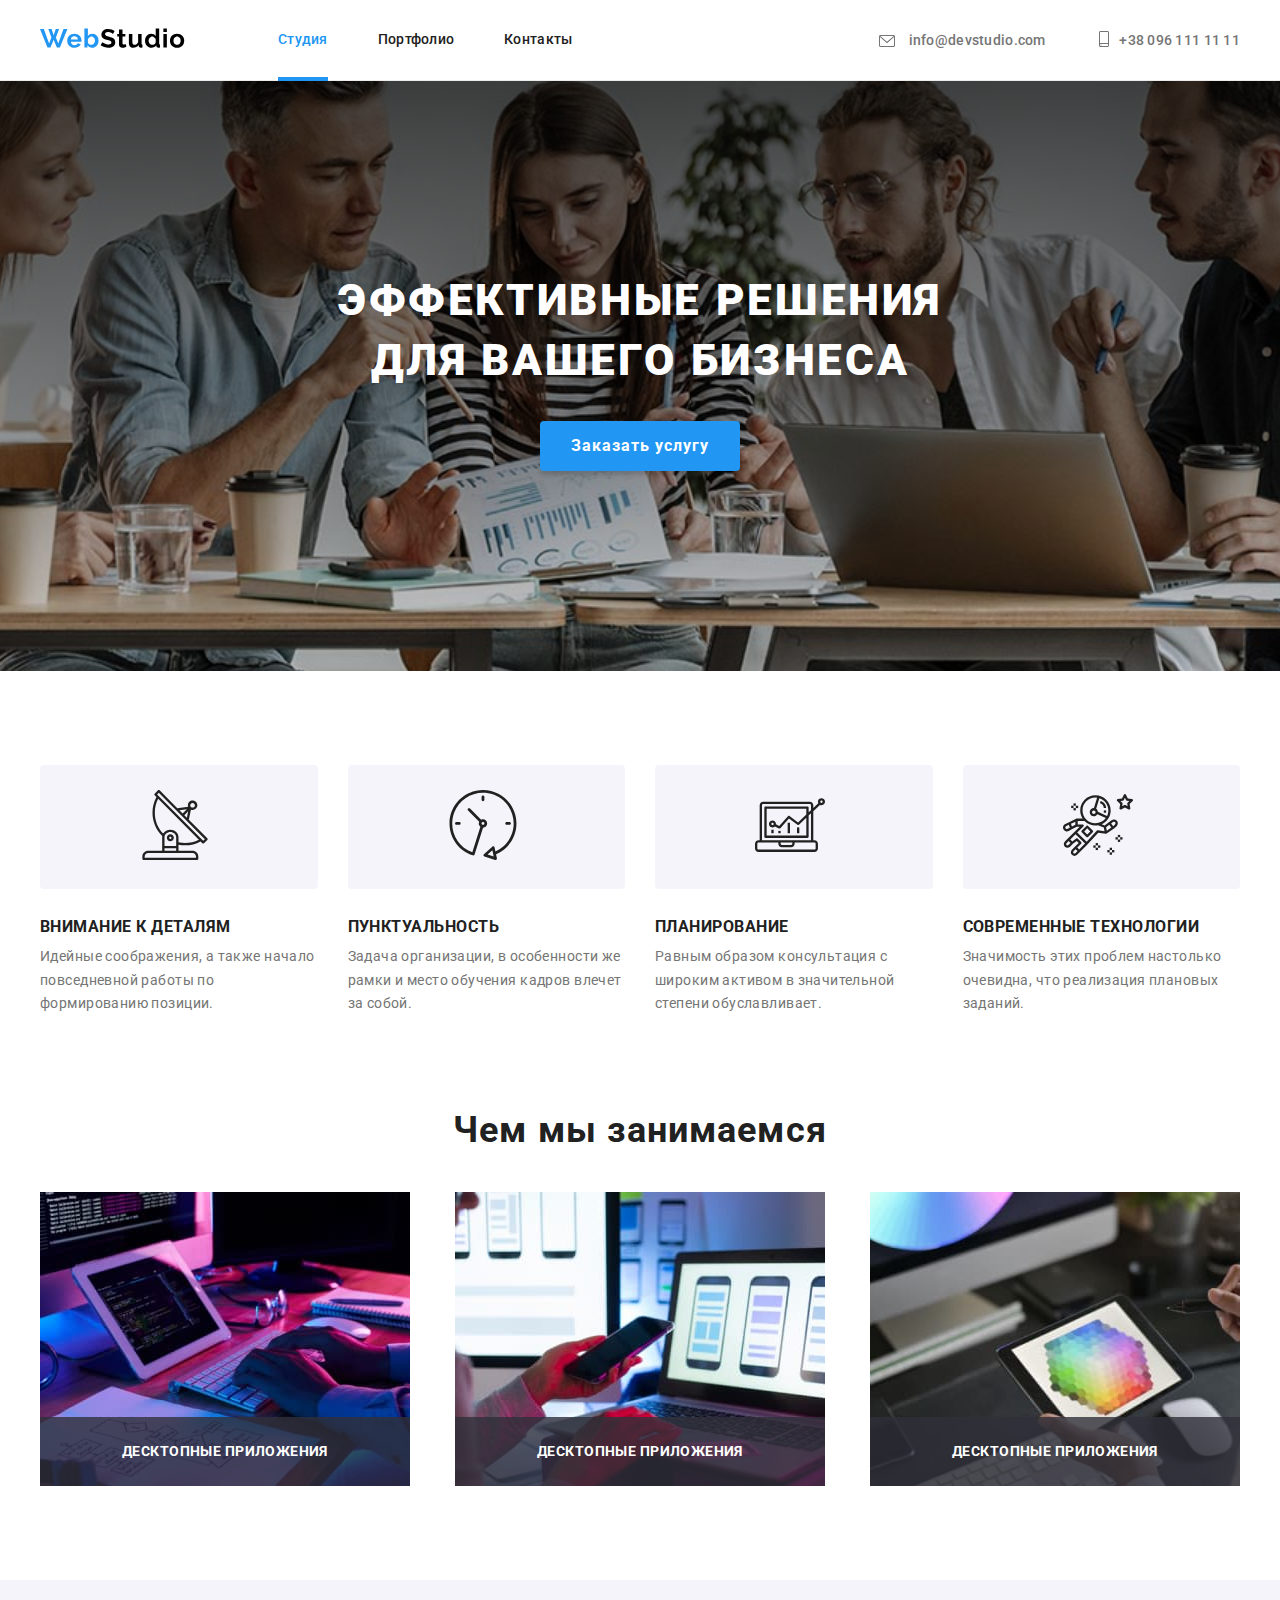
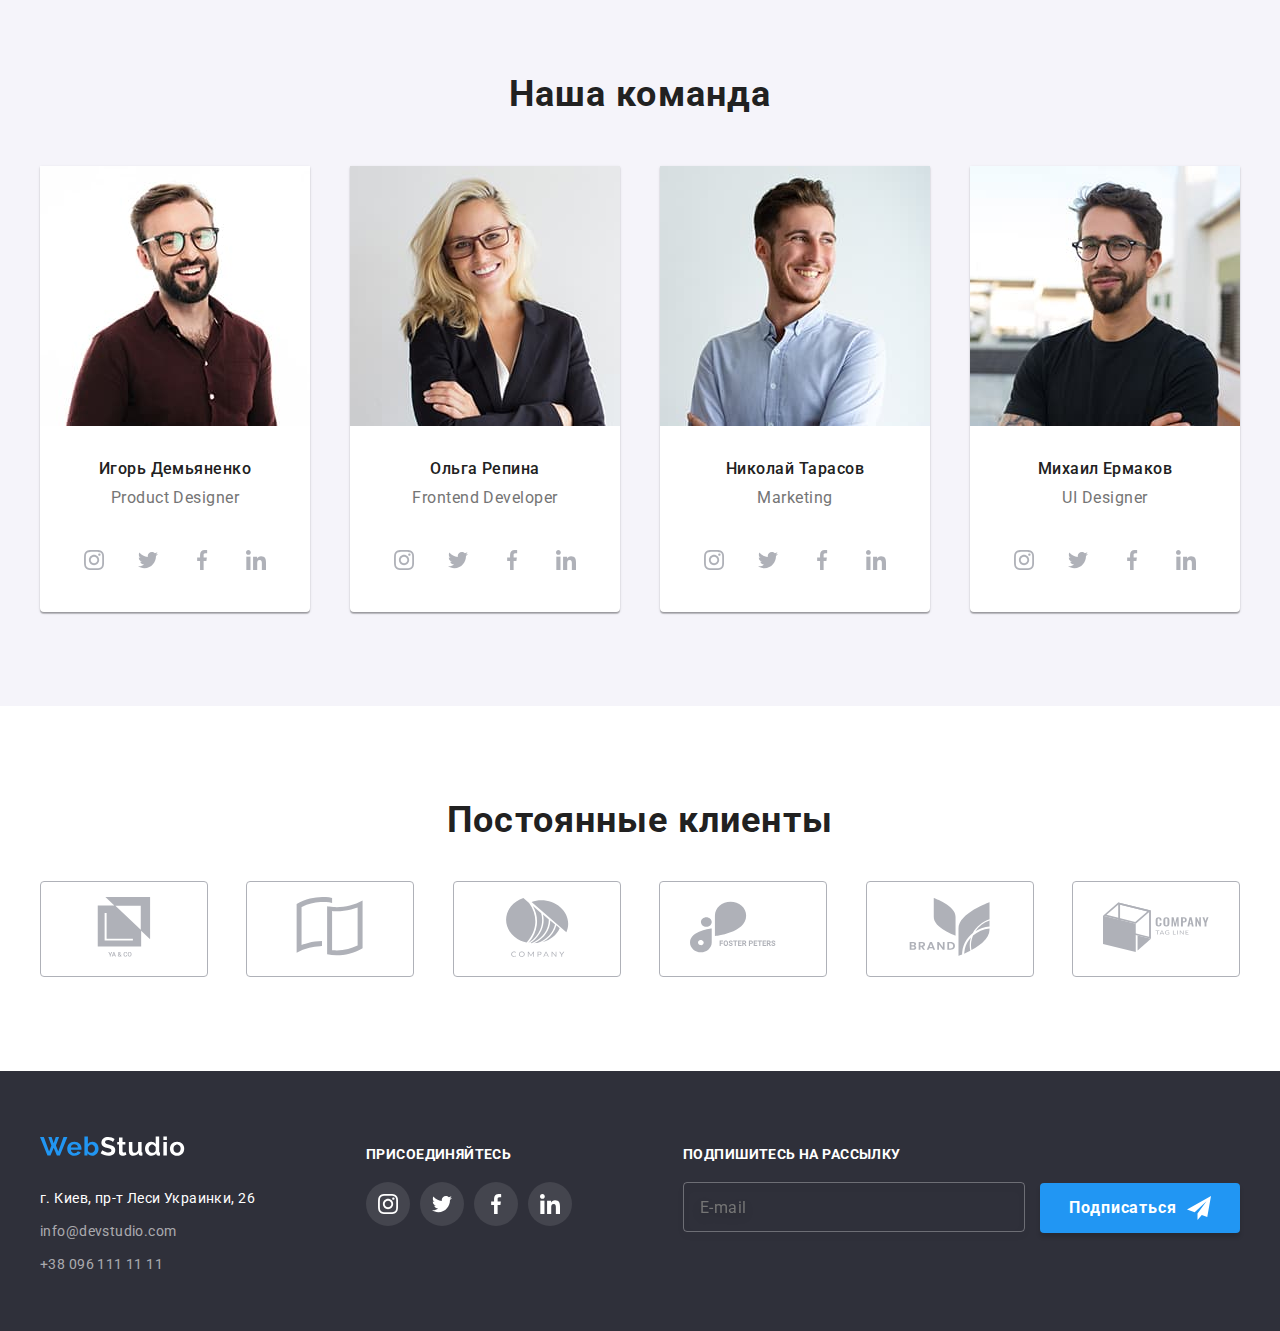
<file: index.html>
<!DOCTYPE html>
<html lang="ru">
<head>
    <meta charset="UTF-8">
    <meta http-equiv="X-UA-Compatible" content="IE=edge">
    <meta name="viewport" content="width=device-width, initial-scale=1.0">
    <link
        rel="stylesheet"
        href="https://cdnjs.cloudflare.com/ajax/libs/modern-normalize/1.0.0/modern-normalize.min.css"
    />
    <link rel="preconnect" href="https://fonts.googleapis.com">
    <link rel="preconnect" href="https://fonts.gstatic.com" crossorigin>
    <link href="https://fonts.googleapis.com/css2?family=Roboto:wght@400;500;700&display=swap" rel="stylesheet">
    <link rel="stylesheet" href="css/styles.css">
    <title>Web Studio</title>
</head>
<body>
    <header class="page-header">
        <div class="conteiner page-header__conteiner">
            <a href="https://iraand.github.io/web-studio.github.io/" class="logo page-header__logo">
                <svg class="logo__image">
                    <use href="images/sprite.svg#icon-web-studio"></use>
                </svg>              
            </a>
            <!-- Main navigation -->
            <nav class="nav">
                <ul class="nav-list">
                    <li class="nav-list__item">
                        <a class="nav-list__link active" href="/">Студия</a>
                    </li>
                    <li class="nav-list__item">
                        <a class="nav-list__link" href="https://iraand.github.io/web-studio.github.io/portfolio.html">Портфолио</a>
                    </li>
                    <li class="nav-list__item">
                        <a class="nav-list__link" href="">Контакты</a>
                    </li>
                </ul>
            </nav> 
            <address class="adress">
                <a href="mailto:info@devstudio.com" class="email">
                    <svg class="adress__icon email__icon">
                        <use href="images/sprite.svg#icon-mail"></use>
                    </svg>
                    info@devstudio.com
                </a>
                <a href="tel:+380961111111" class="phone">
                    <svg class="adress__icon phone__icon">
                        <use href="images/sprite.svg#icon-phone"></use>
                    </svg>
                    +38 096 111 11 11
                </a>
            </address>
            
        </div>     
    </header> 
    <!-- Page content -->
    <main>
        <!-- Hero section -->
        <div class="overlay"></div>
        <section class="hero-section">
            <div class="conteiner hero-section__conteiner">
                <h1 class="hero-section__title">Эффективные решения<br>для вашего бизнеса</h1> 
                <button class="button hero-section__button" type="button" data-modal-open>Заказать услугу</button>
            </div>
             <!-- Modal -->
            <div class="backdrop-container is-hidden" data-modal>
                <div class="modal">
                    <svg class="button-close" data-modal-close>
                        <use href="images/sprite.svg#icon-close"></use>
                    </svg>
                    <p class="modal_title">Оставьте свои данные, мы вам перезвоним</p>                   
                    
                    <form class="signup-form" id="signup-form" action="" name="signup_form">                       
                        <label class="signup-form__label" for="user-name">Имя
                            <input class="signup-form__input" id="user-name" type="text" name="user-name" required > 
                            <svg class="form-icon icon-user-name" data-modal-close>
                                <use href="images/sprite.svg#icon-name"></use>
                            </svg>
                        </label>                      
                        <label class="signup-form__label" for="user-phone"> Телефон
                            <input class="signup-form__input" id="user-phone" type="tel" name="user-phone" required > 
                            <svg class="form-icon icon-user-phone" data-modal-close>
                                <use href="images/sprite.svg#icon-phone2"></use>
                            </svg>                              
                        </label>                    
                        <label class="signup-form__label" for="user-email"> E-mail
                            <input class="signup-form__input" id="user-email" type="email" name="user-email" required >  
                            <svg class="form-icon icon-user-email" data-modal-close>
                                <use href="images/sprite.svg#icon-email2"></use>
                            </svg>                             
                        </label>                       
                        <label class="signup-form__label" for="user-comments">Комментарий
                            <textarea class="signup-form__textarea" name="user-comments" id="user-comments" rows="5" placeholder="Введите текст..."></textarea>
                        </label>     
                        <label class="label-agreement">
                            <input class="hidden-checkbox" type="checkbox">
                            <div class="checkbox">
                                <svg class="checkmark">
                                    <use href="images/sprite.svg#icon-checkbox"></use>
                                </svg>
                                </div>
                                Соглашаюсь с рассылкой и принимаю<a href="" class="conditioanal">Условия договора</a>
                        </label>
                        
                        <button class="button signup-form__button" type="submit">Отправить</button>                                                
                    </form>
                </div>
            </div>             
        </section>         
        <!-- Benefits section -->
        <section class="benefits-section">
            <div class="conteiner benefits-section__conteiner">
                <ul class="benefits-list">
                    <li class="benefits-list__item">
                        <div class="icon-conteiner">
                            <svg class="icon">
                                <use href="images/sprite.svg#icon-antenna"></use>
                            </svg>
                        </div>
                        <h3 class="benefits-list__title">Внимание к деталям</h3>
                        <p class="benefits-list__text">Идейные соображения, а также начало повседневной работы по формированию позиции.</p>
                    </li>
                    <li class="benefits-list__item">
                        <div class="icon-conteiner">
                            <svg class="icon">
                                <use href="images/sprite.svg#icon-clock"></use>
                            </svg>
                        </div>                        
                        <h3 class="benefits-list__title">Пунктуальность</h3>
                        <p class="benefits-list__text">Задача организации, в особенности же рамки и место обучения кадров влечет за собой.</p>
                    </li>
                    <li class="benefits-list__item">
                        <div class="icon-conteiner">
                            <svg class="icon">
                                <use href="images/sprite.svg#icon-diagram"></use>
                            </svg>
                        </div>                        
                        <h3 class="benefits-list__title">Планирование</h3>
                        <p class="benefits-list__text">Равным образом консультация с широким активом в значительной степени обуславливает.</p>
                    </li>
                    <li class="benefits-list__item">
                        <div class="icon-conteiner">
                            <svg class="icon">
                                <use href="images/sprite.svg#icon-astronaut"></use>
                            </svg>
                        </div>                        
                        <h3 class="benefits-list__title">Современные технологии</h3>
                        <p class="benefits-list__text">Значимость этих проблем настолько очевидна, что реализация плановых заданий.</p>
                    </li>
                </ul>
            </div> 
        </section>   
        <!-- Serveses section -->
        <section class="serveses-section">
            <h2 class="title">Чем мы занимаемся</h2> 
            <div class="conteiner">
                <ua class="serveses-list">
                    <li class="serveses-list__item">
                        <div class="servise">
                            <img class="servese__image" src="images/img1.jpg" alt="Development"> 
                            <p class="servese__text">Десктопные приложения</p> 
                        </div>  
                    </li>
                    <li class="serveses-list__item">
                        <div class="servise">
                            <img class="servese__image" src="images/img2.jpg" alt="Mob Development"> 
                            <p class="servese__text">Десктопные приложения</p>
                        </div> 
                    </li>
                    <li class="serveses-list__item">
                        <div class="servise">                           
                            <img class="servese__image" src="images/img3.jpg" alt="Design"> 
                            <p class="servese__text">Десктопные приложения</p> 
                        </div>                    
                    </li>
                </ua>
            </div>    
        </section>
        <!-- Team section -->
        <section class="team-section">
            <h2 class="title team-section__title">Наша команда</h2> 
            <div class="conteiner">
                <ul class="team-list">
                    <li class="team-list__item">
                        <img src="images/id.jpg" alt="Igor Demynenko">
                        <figcaption class="team-list__name"><span>Игорь Демьяненко</span><br>Product Designer</figcaption>
                        <ul class="net-icon-list team-list__item__net-icon-list">
                            <li class="net-icon-list__item">
                                <div class="net-icon-wr">
                                    <svg class="net-icon">
                                        <use href="images/sprite.svg#icon-instagram"></use>
                                    </svg>
                                </div>
                            </li>
                            <li class="net-icon-list__item">
                                <div class="net-icon-wr">
                                    <svg class="net-icon">
                                        <use href="images/sprite.svg#icon-twitter"></use>
                                    </svg>
                                </div>
                            </li>
                            <li class="net-icon-list__item">
                                <div class="net-icon-wr">
                                    <svg class="net-icon">
                                        <use href="images/sprite.svg#icon-facebook"></use>
                                    </svg>
                                </div>
                            </li>
                            <li class="net-icon-list__item">
                                <div class="net-icon-wr">
                                    <svg class="net-icon">
                                        <use href="images/sprite.svg#icon-linkedin"></use>
                                    </svg>
                                </div>
                            </li>                                                                                    
                        </ul>
                    </li>
                    <li class="team-list__item">
                        <img src="images/or.jpg" alt="Igor Demynenko">
                        <figcaption class="team-list__name"><span>Ольга Репина</span><br>Frontend Developer</figcaption>                        
                        <ul class="net-icon-list team-list__item__net-icon-list">
                            <li class="net-icon-list__item">
                                <div class="net-icon-wr">
                                    <svg class="net-icon">
                                        <use href="images/sprite.svg#icon-instagram"></use>
                                    </svg>
                                </div>
                            </li>
                            <li class="net-icon-list__item">
                                <div class="net-icon-wr">
                                    <svg class="net-icon">
                                        <use href="images/sprite.svg#icon-twitter"></use>
                                    </svg>
                                </div>
                            </li>
                            <li class="net-icon-list__item">
                                <div class="net-icon-wr">
                                    <svg class="net-icon">
                                        <use href="images/sprite.svg#icon-facebook"></use>
                                    </svg>
                                </div>
                            </li>
                            <li class="net-icon-list__item">
                                <div class="net-icon-wr">
                                    <svg class="net-icon">
                                        <use href="images/sprite.svg#icon-linkedin"></use>
                                    </svg>
                                </div>
                            </li>                                                                                    
                        </ul>                        
                    </li>
                    <li class="team-list__item">
                        <img src="images/nt.jpg" alt="Igor Demynenko">
                        <figcaption class="team-list__name"><span>Николай Тарасов</span><br>Marketing</figcaption>
                        <ul class="net-icon-list team-list__item__net-icon-list">
                            <li class="net-icon-list__item">
                                <div class="net-icon-wr">
                                    <svg class="net-icon">
                                        <use href="images/sprite.svg#icon-instagram"></use>
                                    </svg>
                                </div>
                            </li>
                            <li class="net-icon-list__item">
                                <div class="net-icon-wr">
                                    <svg class="net-icon">
                                        <use href="images/sprite.svg#icon-twitter"></use>
                                    </svg>
                                </div>
                            </li>
                            <li class="net-icon-list__item">
                                <div class="net-icon-wr">
                                    <svg class="net-icon">
                                        <use href="images/sprite.svg#icon-facebook"></use>
                                    </svg>
                                </div>
                            </li>
                            <li class="net-icon-list__item">
                                <div class="net-icon-wr">
                                    <svg class="net-icon">
                                        <use href="images/sprite.svg#icon-linkedin"></use>
                                    </svg>
                                </div>
                            </li>                                                                                    
                        </ul>                        
                    </li>
                    <li class="team-list__item">
                        <img src="images/me.jpg" alt="Igor Demynenko">
                        <figcaption class="team-list__name"><span>Михаил Ермаков</span><br>UI Designer</figcaption>
                        <ul class="net-icon-list team-list__item__net-icon-list">
                            <li class="net-icon-list__item">
                                <div class="net-icon-wr">
                                    <svg class="net-icon">
                                        <use href="images/sprite.svg#icon-instagram"></use>
                                    </svg>
                                </div>
                            </li>
                            <li class="net-icon-list__item">
                                <div class="net-icon-wr">
                                    <svg class="net-icon">
                                        <use href="images/sprite.svg#icon-twitter"></use>
                                    </svg>
                                </div>
                            </li>
                            <li class="net-icon-list__item">
                                <div class="net-icon-wr">
                                    <svg class="net-icon">
                                        <use href="images/sprite.svg#icon-facebook"></use>
                                    </svg>
                                </div>
                            </li>
                            <li class="net-icon-list__item">
                                <div class="net-icon-wr">
                                    <svg class="net-icon">
                                        <use href="images/sprite.svg#icon-linkedin"></use>
                                    </svg>
                                </div>
                            </li>                                                                                    
                        </ul>
                    </li>
                </ul>
            </div> 
        </section> 
        <!-- The clients section -->
        <section class="clients-section">
            <h2 class="title">Постоянные клиенты</h2> 
            <div class="conteiner">
                <ul class="clients-list">
                    <li class="clients-list__item">
                        <svg class="client-logo">
                            <use href="images/sprite.svg#icon-logo1"></use>
                        </svg>
                    </li>
                    <li class="clients-list__item">
                        <svg class="client-logo">
                            <use href="images/sprite.svg#icon-logo2"></use>
                        </svg>
                    </li>
                    <li class="clients-list__item">
                        <svg class="client-logo">
                            <use href="images/sprite.svg#icon-logo3"></use>
                        </svg>
                    </li>
                    <li class="clients-list__item">
                        <svg class="client-logo">
                            <use href="images/sprite.svg#icon-logo4"></use>
                        </svg>
                    </li>
                    <li class="clients-list__item">
                        <svg class="client-logo">
                            <use href="images/sprite.svg#icon-logo5"></use>
                        </svg>
                    </li> 
                    <li class="clients-list__item">
                        <svg class="client-logo">
                            <use href="images/sprite.svg#icon-logo6"></use>
                        </svg>
                    </li>                                      
                </ul>
            </div> 
        </section>                                           
    </main>
    <!-- Footer -->
    <footer class="footer">
        <div class="conteiner footer__conteiner">
            <div>
                <a href="/" class="logo">
                    <svg class="logo__image">
                        <use href="images/sprite.svg#icon-web-studio-footer"></use>
                    </svg>                              
                </a>               
                <address class="footer-address">
                    <p class="footer-address__text">г. Киев, пр-т Леси Украинки, 26</p>
                    <a href="mailto:info@devstudio.com" class="footer-address__link footer-address__email">info@devstudio.com</a>
                    <a class="footer-address__link footer-address__phone" href="tel:+380961111111">+38 096 111 11 11</a>
                </address>
            </div>
            <div class="follow">
                <p class="follow__text">присоединяйтесь</p>
                <ul class="net-icon-list">
                    <li class="net-icon-list__item"></li>
                        <div class="net-icon-wr">
                            <svg class="net-icon">
                                <use href="images/sprite.svg#icon-instagram"></use>
                            </svg>
                        </div>
                    </li>
                    <li class="net-icon-list__item"></li>
                        <div class="net-icon-wr">
                            <svg class="net-icon">
                                <use href="images/sprite.svg#icon-twitter"></use>
                            </svg>
                        </div>
                    </li>
                    <li class="net-icon-list__item"></li>                        
                        <div class="net-icon-wr">
                            <svg class="net-icon">
                                <use href="images/sprite.svg#icon-facebook"></use>
                            </svg>
                        </div>
                    </li>
                    <li class="net-icon-list__item"></li>                        
                        <div class="net-icon-wr">
                            <svg class="net-icon">
                                <use href="images/sprite.svg#icon-linkedin"></use>
                            </svg>
                        </div>   
                    </li>     
                </ul>                              
            </div>
            <div class="subscribe">
                <p class="subscribe__text">Подпишитесь на рассылку</p>
                <form action="" id="subscribe-form">
                    <input class="subscribe-form__input" type="email" placeholder="E-mail"/>
                    <button class="button" type="submit">
                        Подписаться
                        <svg class="button__icon button__icon--end">
                            <use href="images/sprite.svg#icon-send-email"></use>
                        </svg>
                    </button>
                </form>
                
            </div>
            

        </div>
    </footer> 
    <script src="./js/modal.js"></script> 
</body>
</html>
</file>
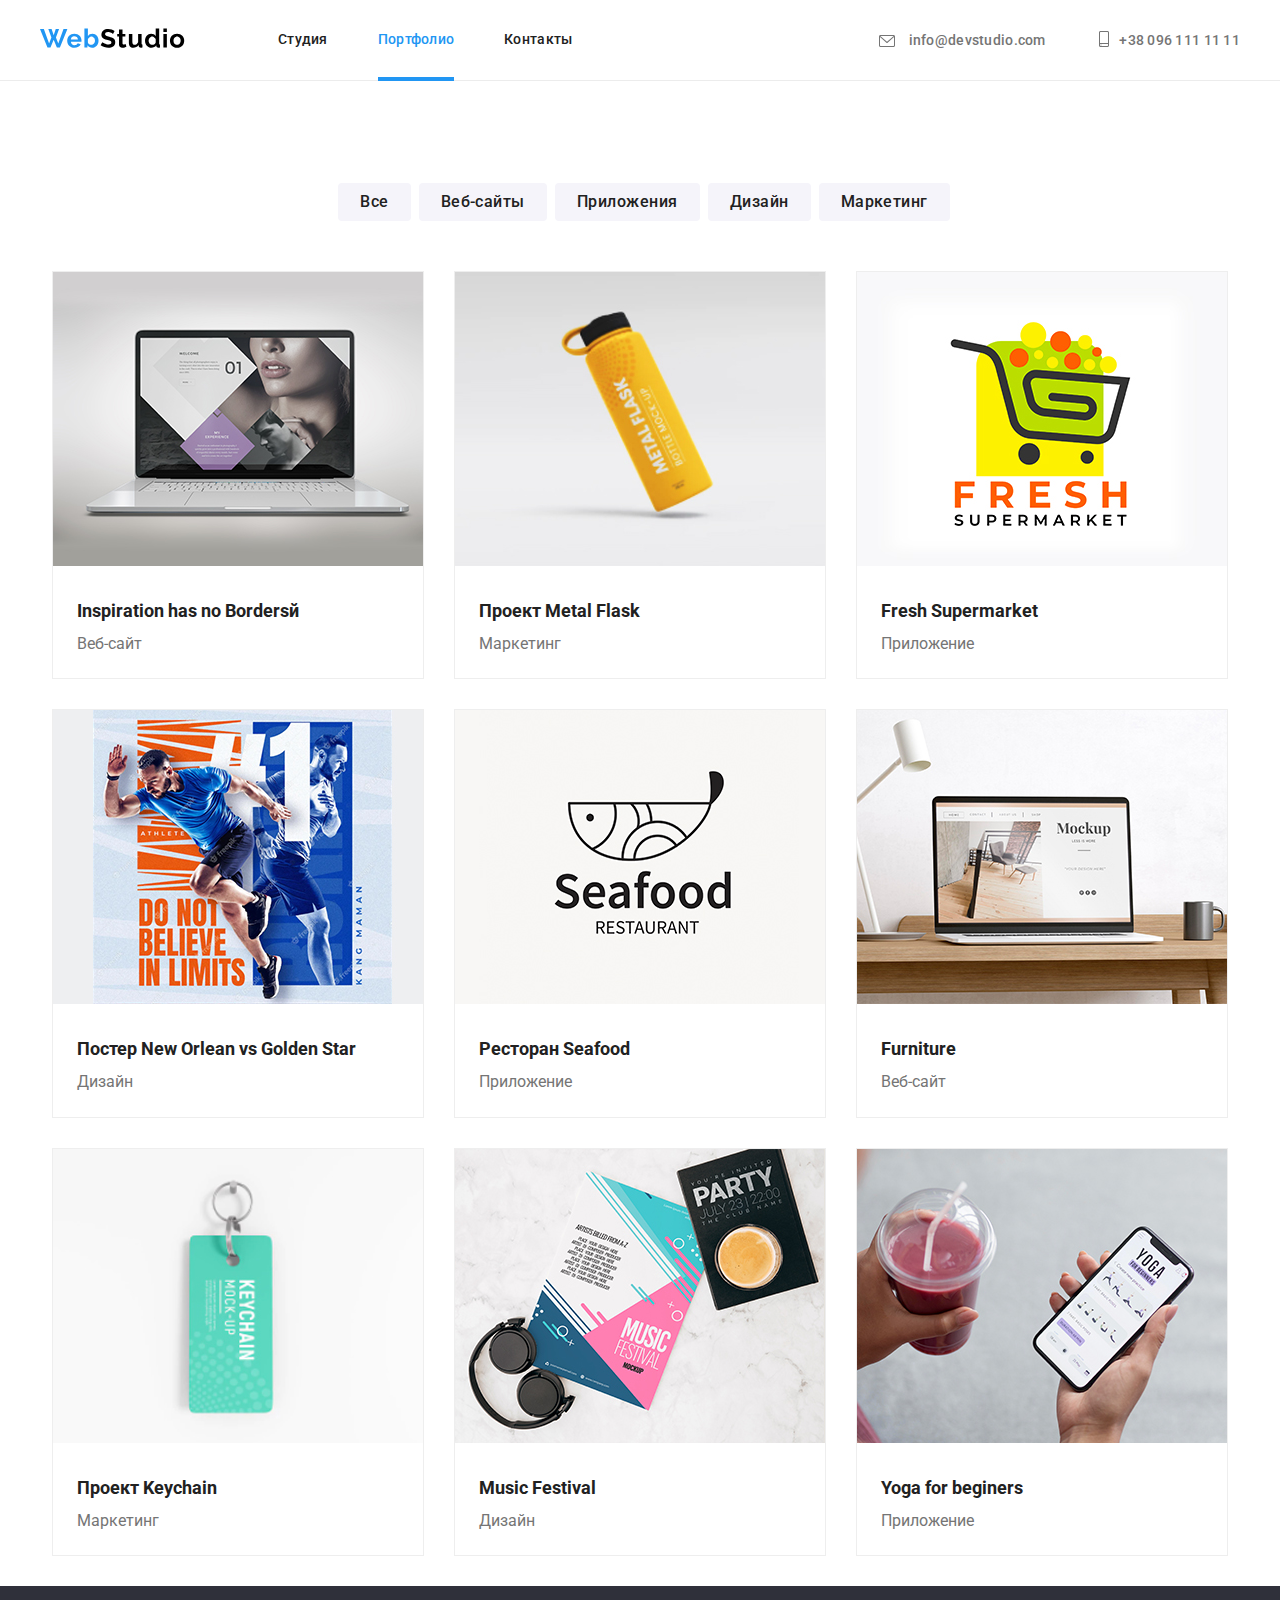
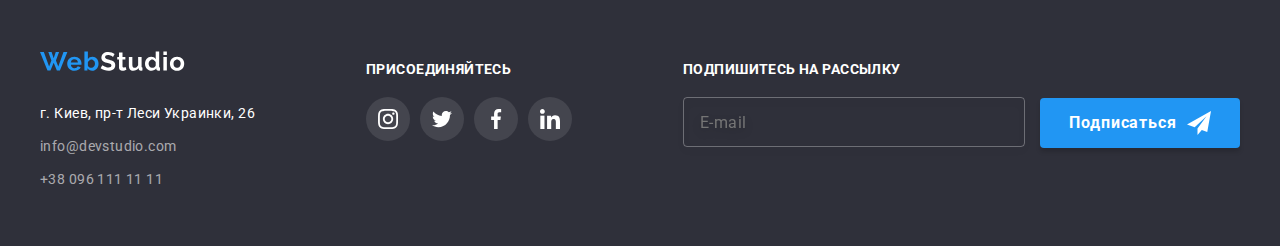
<file: portfolio.html>
<!DOCTYPE html>
<html lang="ru">
<head>
    <meta charset="UTF-8">
    <meta http-equiv="X-UA-Compatible" content="IE=edge">
    <meta name="viewport" content="width=device-width, initial-scale=1.0">
    <link
        rel="stylesheet"
        href="https://cdnjs.cloudflare.com/ajax/libs/modern-normalize/1.0.0/modern-normalize.min.css"
    />
    <link rel="preconnect" href="https://fonts.googleapis.com">
    <link rel="preconnect" href="https://fonts.gstatic.com" crossorigin>
    <link href="https://fonts.googleapis.com/css2?family=Roboto:wght@400;500;700&display=swap" rel="stylesheet">    
    <link rel="stylesheet" href="css/styles.css">
    <title>Web Studio</title>
</head>
<body>
    <header class="page-header">
        <div class="conteiner page-header__conteiner">
            <a href="https://iraand.github.io/web-studio.github.io/" class="logo page-header__logo">
                <svg class="logo__image">
                    <use href="images/sprite.svg#icon-web-studio"></use>
                </svg>              
            </a>
            <!-- Main navigation -->
            <nav class="nav">
                <ul class="nav-list">
                    <li class="nav-list__item">
                        <a class="nav-list__link" href="https://iraand.github.io/web-studio.github.io/">Студия</a>
                    </li>
                    <li class="nav-list__item">
                        <a class="nav-list__link active" href="https://iraand.github.io/web-studio.github.io/portfolio.html">Портфолио</a>
                    </li>
                    <li class="nav-list__item">
                        <a class="nav-list__link" href="">Контакты</a>
                    </li>
                </ul>
            </nav> 
            <address class="adress">
                <a href="mailto:info@devstudio.com" class="email">
                    <svg class="adress__icon email__icon">
                        <use href="images/sprite.svg#icon-mail"></use>
                    </svg>
                    info@devstudio.com
                </a>
                <a href="tel:+380961111111" class="phone">
                    <svg class="adress__icon phone__icon">
                        <use href="images/sprite.svg#icon-phone"></use>
                    </svg>
                    +38 096 111 11 11
                </a>
            </address>
        </div>     
    </header> 
    <!-- Page content -->
    <main>
        <!-- Filter section -->
        <section class="filter-section">
            <div class="conteiner">
                <ul class="filter-set">
                    <li class="filter-set__item"><button class="filter-button" type="button">Все</button></li>
                    <li class="filter-set__item"><button class="filter-button" type="button">Веб-сайты</button></li>
                    <li class="filter-set__item"><button class="filter-button" type="button">Приложения</button></li>
                    <li class="filter-set__item"><button class="filter-button" type="button">Дизайн</button></li>
                    <li class="filter-set__item"><button class="filter-button" type="button">Маркетинг</button></li>
                </ul>
            <div>    
        </section>
        </section>          
        <!-- Works section -->
        <section class="works">
            <div class="conteiner">
                <ul class="works-list">
                    <li class="works-list__item">
                        <div class="work">
                            <img class="work__image" src="images/web-site1.jpg" alt="Веб-сайт Inspiration has no Borders">
                            <p class="work__overlay">
                                Технокряк это современная площадка распространения коронавируса.
                                Компании используют эту платформу для цифрового шпионажа и атак на защищённые сервера конкурентов.
                            </p>
                        </div>                           
                        <h3 class="work__title">Inspiration has no Bordersй</h3>
                        <p class="work__text">Веб-сайт</p>
                    </li>
                    <li class="works-list__item">
                        <div class="work">
                            <img class="work__image" src="images/marketing2.jpg" alt="Проект Metal Flask">
                            <p class="work__overlay">
                                Технокряк это современная площадка распространения коронавируса.
                                Компании используют эту платформу для цифрового шпионажа и атак на защищённые сервера конкурентов.
                            </p>                            
                        </div>                       
                        <h3 class="work__title">Проект Metal Flask</h3>
                        <p class="work__text">Маркетинг</p>
                    </li>  
                    <li class="works-list__item">
                        <div class="work">
                            <img class="work__image" src="images/app4.jpg" alt="Приложение Fresh Supermarket">
                            <p class="work__overlay">
                                Технокряк это современная площадка распространения коронавируса.
                                Компании используют эту платформу для цифрового шпионажа и атак на защищённые сервера конкурентов.
                            </p>                            
                        </div> 
                        <h3 class="work__title">Fresh Supermarket</h3>
                        <p class="work__text">Приложение</p>
                    </li>                    
                    <li class="works-list__item">
                        <div class="work">
                            <img class="work__image" src="images/design2.jpg" alt="Дизайн Постер New Orlean vs Golden Star">
                            <p class="work__overlay">
                                Технокряк это современная площадка распространения коронавируса.
                                Компании используют эту платформу для цифрового шпионажа и атак на защищённые сервера конкурентов.
                            </p>                            
                        </div>                        
                        <h3 class="work__title">Постер New Orlean vs Golden Star</h3>
                        <p class="work__text">Дизайн</p>                        
                    </li>
                    <li class="works-list__item">
                        <div class="work">
                            <img class="work__image" src="images/app3.jpg" alt="Ресторан Seafood Приложение">
                            <p class="work__overlay">
                                Технокряк это современная площадка распространения коронавируса.
                                Компании используют эту платформу для цифрового шпионажа и атак на защищённые сервера конкурентов.
                            </p>                            
                        </div>
                        <h3 class="work__title">Ресторан Seafood</h3>
                        <p class="work__text">Приложение</p>
                    </li>
                    <li class="works-list__item">
                        <div class="work">
                            <img class="work__image" src="images/web-site2.jpg" alt="Веб-сайт Furniture">
                            <p class="work__overlay">
                                Технокряк это современная площадка распространения коронавируса.
                                Компании используют эту платформу для цифрового шпионажа и атак на защищённые сервера конкурентов.
                            </p>                            
                        </div>
                        <h3 class="work__title">Furniture</h3>
                        <p class="work__text">Веб-сайт</p>
                    </li>                   
                    <li class="works-list__item">
                        <div class="work">
                            <img class="work__image" src="images/marketing1.jpg" alt="Проект Keychain">
                            <p class="work__overlay">
                                Технокряк это современная площадка распространения коронавируса.
                                Компании используют эту платформу для цифрового шпионажа и атак на защищённые сервера конкурентов.
                            </p>                            
                        </div>
                        <h3 class="work__title">Проект Keychain</h3>
                        <p class="work__text">Маркетинг</p>
                    </li>
                    <li class="works-list__item">
                        <div class="work">
                            <img class="work__image" src="images/design1.jpg" alt="Дизайн Music Festival">
                            <p class="work__overlay">
                                Технокряк это современная площадка распространения коронавируса.
                                Компании используют эту платформу для цифрового шпионажа и атак на защищённые сервера конкурентов.
                            </p>                            
                        </div>
                        <h3 class="work__title">Music Festival</h3>
                        <p class="work__text">Дизайн</p>
                    </li>
                    <li class="works-list__item">
                        <div class="work">
                            <img class="work__image" src="images/app1.jpg" alt="Приложение Yoga for beginers">
                            <p class="work__overlay">
                                Технокряк это современная площадка распространения коронавируса.
                                Компании используют эту платформу для цифрового шпионажа и атак на защищённые сервера конкурентов.
                            </p>                           
                        </div>
                        <h3 class="work__title">Yoga for beginers</h3>
                        <p class="work__text">Приложение</p>
                    </li>                 
                </ul>
            </div> 
        </section>                      
    </main>
    <!-- Footer -->
    <footer class="footer">
        <div class="conteiner footer__conteiner">
            <div>
                <a href="/" class="logo">
                    <svg class="logo__image">
                        <use href="images/sprite.svg#icon-web-studio-footer"></use>
                    </svg>                              
                </a>               
                <address class="footer-address">
                    <p class="footer-address__text">г. Киев, пр-т Леси Украинки, 26</p>
                    <a href="mailto:info@devstudio.com" class="footer-address__link footer-address__email">info@devstudio.com</a>
                    <a class="footer-address__link footer-address__phone" href="tel:+380961111111">+38 096 111 11 11</a>
                </address>
            </div>
            <div class="follow">
                <p class="follow__text">присоединяйтесь</p>
                <ul class="net-icon-list">
                    <li class="net-icon-list__item"></li>
                        <div class="net-icon-wr">
                            <svg class="net-icon">
                                <use href="images/sprite.svg#icon-instagram"></use>
                            </svg>
                        </div>
                    </li>
                    <li class="net-icon-list__item"></li>
                        <div class="net-icon-wr">
                            <svg class="net-icon">
                                <use href="images/sprite.svg#icon-twitter"></use>
                            </svg>
                        </div>
                    </li>
                    <li class="net-icon-list__item"></li>                        
                        <div class="net-icon-wr">
                            <svg class="net-icon">
                                <use href="images/sprite.svg#icon-facebook"></use>
                            </svg>
                        </div>
                    </li>
                    <li class="net-icon-list__item"></li>                        
                        <div class="net-icon-wr">
                            <svg class="net-icon">
                                <use href="images/sprite.svg#icon-linkedin"></use>
                            </svg>
                        </div>   
                    </li>     
                </ul>                              
            </div>
            <div class="subscribe">
                <p class="subscribe__text">Подпишитесь на рассылку</p>
                <form action="" id="subscribe-form">
                    <input class="subscribe-form__input" type="email" placeholder="E-mail"/>
                    <button class="button" type="submit">
                        Подписаться
                        <svg class="button__icon button__icon--end">
                            <use href="images/sprite.svg#icon-send-email"></use>
                        </svg>
                    </button>
                </form>
                
            </div>
            

        </div>
    </footer>
</body>
</html>
</file>
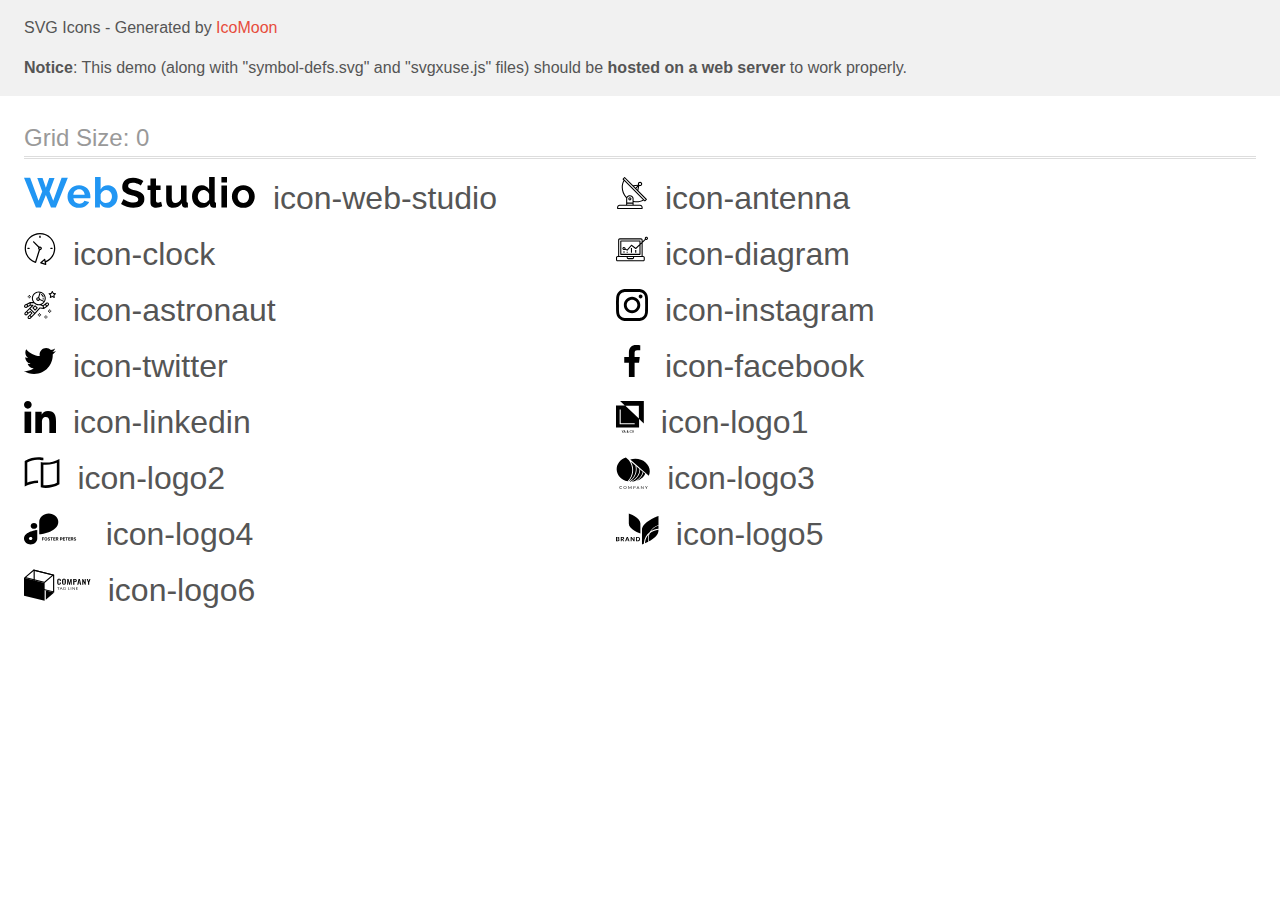
<file: images/svg/demo-external-svg.html>
<!doctype html>
<html>
<head>
    <title>IcoMoon - SVG Icons</title>
    <meta charset="utf-8">
    <meta name="viewport" content="width=device-width, initial-scale=1">
    <link rel="stylesheet" href="demo-files/demo.css">
    <link rel="stylesheet" href="style.css">
</head>
<body>
<header class="bgc1 clearfix">
<div class="mhl">
    <p>SVG Icons - Generated by <a href="https://icomoon.io/app">IcoMoon</a></p><p><strong>Notice</strong>: This demo (along with "symbol-defs.svg" and "svgxuse.js" files) should be <b>hosted on a web server</b> to work properly.</p>
</div>
</header>
    <div class="clearfix mhl ptl">
        <h1 class="mvm mtn fgc1">Grid Size: 0</h1>
        <div class="glyph fs1">
            <div class="clearfix pbs">
                <svg class="icon icon-web-studio"><use xlink:href="symbol-defs.svg#icon-web-studio"></use></svg><span class="name"> icon-web-studio</span>
            </div>
        </div>
        <div class="glyph fs1">
            <div class="clearfix pbs">
                <svg class="icon icon-antenna"><use xlink:href="symbol-defs.svg#icon-antenna"></use></svg><span class="name"> icon-antenna</span>
            </div>
        </div>
        <div class="glyph fs1">
            <div class="clearfix pbs">
                <svg class="icon icon-clock"><use xlink:href="symbol-defs.svg#icon-clock"></use></svg><span class="name"> icon-clock</span>
            </div>
        </div>
        <div class="glyph fs1">
            <div class="clearfix pbs">
                <svg class="icon icon-diagram"><use xlink:href="symbol-defs.svg#icon-diagram"></use></svg><span class="name"> icon-diagram</span>
            </div>
        </div>
        <div class="glyph fs1">
            <div class="clearfix pbs">
                <svg class="icon icon-astronaut"><use xlink:href="symbol-defs.svg#icon-astronaut"></use></svg><span class="name"> icon-astronaut</span>
            </div>
        </div>
        <div class="glyph fs1">
            <div class="clearfix pbs">
                <svg class="icon icon-instagram"><use xlink:href="symbol-defs.svg#icon-instagram"></use></svg><span class="name"> icon-instagram</span>
            </div>
        </div>
        <div class="glyph fs1">
            <div class="clearfix pbs">
                <svg class="icon icon-twitter"><use xlink:href="symbol-defs.svg#icon-twitter"></use></svg><span class="name"> icon-twitter</span>
            </div>
        </div>
        <div class="glyph fs1">
            <div class="clearfix pbs">
                <svg class="icon icon-facebook"><use xlink:href="symbol-defs.svg#icon-facebook"></use></svg><span class="name"> icon-facebook</span>
            </div>
        </div>
        <div class="glyph fs1">
            <div class="clearfix pbs">
                <svg class="icon icon-linkedin"><use xlink:href="symbol-defs.svg#icon-linkedin"></use></svg><span class="name"> icon-linkedin</span>
            </div>
        </div>
        <div class="glyph fs1">
            <div class="clearfix pbs">
                <svg class="icon icon-logo1"><use xlink:href="symbol-defs.svg#icon-logo1"></use></svg><span class="name"> icon-logo1</span>
            </div>
        </div>
        <div class="glyph fs1">
            <div class="clearfix pbs">
                <svg class="icon icon-logo2"><use xlink:href="symbol-defs.svg#icon-logo2"></use></svg><span class="name"> icon-logo2</span>
            </div>
        </div>
        <div class="glyph fs1">
            <div class="clearfix pbs">
                <svg class="icon icon-logo3"><use xlink:href="symbol-defs.svg#icon-logo3"></use></svg><span class="name"> icon-logo3</span>
            </div>
        </div>
        <div class="glyph fs1">
            <div class="clearfix pbs">
                <svg class="icon icon-logo4"><use xlink:href="symbol-defs.svg#icon-logo4"></use></svg><span class="name"> icon-logo4</span>
            </div>
        </div>
        <div class="glyph fs1">
            <div class="clearfix pbs">
                <svg class="icon icon-logo5"><use xlink:href="symbol-defs.svg#icon-logo5"></use></svg><span class="name"> icon-logo5</span>
            </div>
        </div>
        <div class="glyph fs1">
            <div class="clearfix pbs">
                <svg class="icon icon-logo6"><use xlink:href="symbol-defs.svg#icon-logo6"></use></svg><span class="name"> icon-logo6</span>
            </div>
        </div>
  </div>
<script defer src="svgxuse.js"></script>
</body>
</html>
</file>
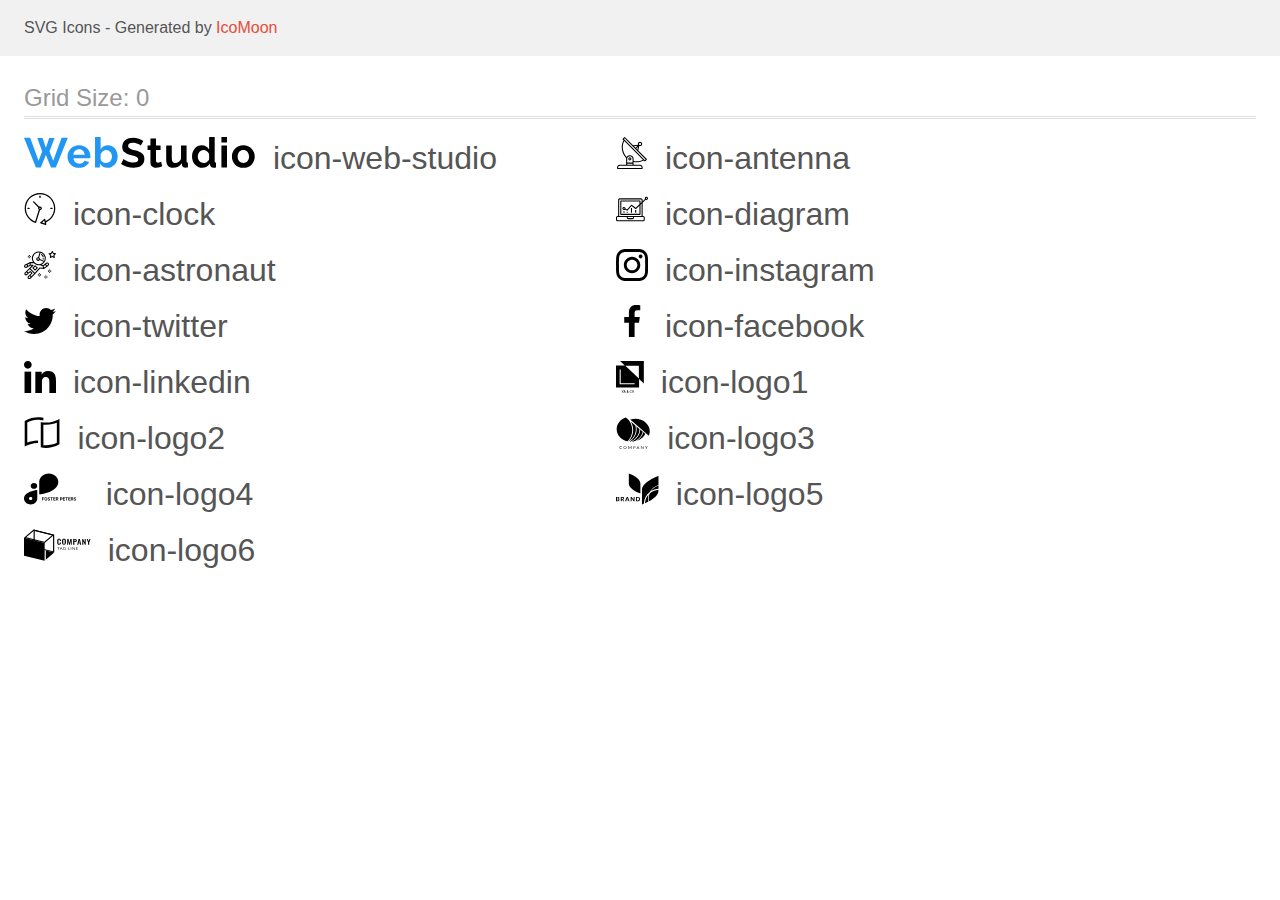
<file: images/svg/demo.html>
<!doctype html>
<html>
<head>
    <title>IcoMoon - SVG Icons</title>
    <meta charset="utf-8">
    <meta name="viewport" content="width=device-width, initial-scale=1">
    <link rel="stylesheet" href="demo-files/demo.css">
    <link rel="stylesheet" href="style.css">
</head>
<body>
<svg aria-hidden="true" style="position: absolute; width: 0; height: 0; overflow: hidden;" version="1.1" xmlns="http://www.w3.org/2000/svg" xmlns:xlink="http://www.w3.org/1999/xlink">
<defs>
<symbol id="icon-web-studio" viewBox="0 0 232 32">
<path fill="#2196f3" style="fill: var(--color1, #2196f3)" d="M13.27 0.947h5.283l3.328 9.776 3.328-9.776h5.325l-5.034 13.437 3.744 9.443 8.362-22.963h6.24l-12.022 29.536h-4.826l-5.117-12.397-5.117 12.397h-4.826l-11.939-29.536h6.157l8.403 22.963 3.661-9.443-4.95-13.437zM55.007 30.816c-1.747 0-3.328-0.291-4.742-0.874-1.414-0.61-2.621-1.428-3.619-2.454s-1.775-2.219-2.33-3.578c-0.527-1.359-0.79-2.787-0.79-4.285 0-1.553 0.264-3.009 0.79-4.368 0.527-1.387 1.29-2.593 2.288-3.619 0.998-1.054 2.205-1.886 3.619-2.496 1.442-0.61 3.051-0.915 4.826-0.915s3.356 0.305 4.742 0.915c1.414 0.61 2.607 1.428 3.578 2.454 0.998 1.026 1.747 2.219 2.246 3.578 0.527 1.359 0.79 2.773 0.79 4.243 0 0.36-0.014 0.707-0.042 1.040 0 0.333-0.028 0.61-0.083 0.832h-16.848c0.083 0.86 0.291 1.622 0.624 2.288s0.763 1.234 1.29 1.706c0.527 0.472 1.123 0.832 1.789 1.082s1.359 0.374 2.080 0.374c1.109 0 2.149-0.264 3.12-0.79 0.998-0.555 1.678-1.276 2.038-2.163l4.784 1.331c-0.804 1.664-2.094 3.037-3.869 4.118-1.747 1.054-3.841 1.581-6.282 1.581zM60.664 17.67c-0.139-1.636-0.749-2.94-1.83-3.91-1.054-0.998-2.344-1.498-3.869-1.498-0.749 0-1.456 0.139-2.122 0.416-0.638 0.25-1.206 0.61-1.706 1.082s-0.915 1.040-1.248 1.706c-0.305 0.666-0.485 1.4-0.541 2.205h11.315zM83.446 30.816c-1.664 0-3.148-0.374-4.451-1.123s-2.33-1.775-3.078-3.078v3.786h-4.867v-30.368h5.574v12.397c0.776-1.331 1.789-2.357 3.037-3.078 1.276-0.749 2.759-1.123 4.451-1.123 1.414 0 2.704 0.305 3.869 0.915s2.163 1.428 2.995 2.454c0.86 1.026 1.511 2.233 1.955 3.619 0.471 1.387 0.707 2.843 0.707 4.368 0 1.581-0.264 3.051-0.79 4.41-0.499 1.359-1.206 2.552-2.122 3.578-0.915 0.998-1.997 1.789-3.245 2.371s-2.593 0.874-4.035 0.874zM81.907 26.074c0.887 0 1.706-0.166 2.454-0.499 0.749-0.36 1.387-0.832 1.914-1.414s0.929-1.262 1.206-2.038c0.305-0.776 0.458-1.608 0.458-2.496s-0.139-1.733-0.416-2.538c-0.277-0.804-0.68-1.511-1.206-2.122-0.499-0.61-1.096-1.095-1.789-1.456s-1.456-0.541-2.288-0.541c-1.248 0-2.371 0.416-3.37 1.248-0.971 0.804-1.72 1.803-2.246 2.995v5.2c0.194 0.555 0.471 1.054 0.832 1.498 0.388 0.444 0.818 0.832 1.29 1.165 0.471 0.305 0.984 0.555 1.539 0.749 0.555 0.166 1.095 0.25 1.622 0.25z"></path>
<path fill="#000" style="fill: var(--color2, #000)" d="M116.8 8.602c-0.194-0.194-0.555-0.458-1.082-0.79-0.499-0.333-1.123-0.652-1.872-0.957-0.721-0.333-1.512-0.61-2.371-0.832s-1.733-0.333-2.621-0.333c-1.581 0-2.76 0.291-3.536 0.874s-1.165 1.401-1.165 2.454c0 0.61 0.139 1.123 0.416 1.539 0.305 0.388 0.735 0.735 1.29 1.040s1.248 0.582 2.080 0.832c0.86 0.25 1.844 0.513 2.954 0.79 1.442 0.388 2.746 0.804 3.91 1.248 1.192 0.444 2.191 0.998 2.995 1.664 0.832 0.666 1.47 1.47 1.914 2.413 0.444 0.915 0.666 2.052 0.666 3.411 0 1.581-0.305 2.94-0.915 4.077-0.582 1.109-1.387 2.011-2.413 2.704-0.998 0.693-2.163 1.206-3.494 1.539-1.304 0.305-2.676 0.458-4.118 0.458-2.219 0-4.41-0.333-6.573-0.998s-4.105-1.608-5.824-2.829l2.538-4.95c0.25 0.25 0.693 0.582 1.331 0.998 0.666 0.388 1.442 0.79 2.33 1.206 0.887 0.388 1.872 0.721 2.954 0.998s2.191 0.416 3.328 0.416c3.162 0 4.742-1.012 4.742-3.037 0-0.638-0.18-1.179-0.541-1.622s-0.874-0.832-1.539-1.165-1.47-0.638-2.413-0.915c-0.943-0.277-1.997-0.582-3.162-0.915-1.414-0.388-2.649-0.804-3.702-1.248-1.026-0.472-1.886-1.012-2.579-1.622-0.693-0.638-1.22-1.359-1.581-2.163-0.333-0.832-0.499-1.817-0.499-2.954 0-1.498 0.277-2.829 0.832-3.994s1.317-2.135 2.288-2.912c0.998-0.777 2.149-1.359 3.453-1.747 1.303-0.416 2.704-0.624 4.202-0.624 2.080 0 3.994 0.333 5.741 0.998 1.747 0.638 3.272 1.401 4.576 2.288l-2.538 4.659zM138.242 29.277c-0.749 0.333-1.664 0.666-2.746 0.998s-2.219 0.499-3.411 0.499c-0.777 0-1.512-0.097-2.205-0.291-0.666-0.194-1.262-0.499-1.789-0.915-0.499-0.444-0.901-0.998-1.206-1.664-0.305-0.693-0.458-1.525-0.458-2.496v-12.522h-2.87v-4.285h2.87v-7.072h5.574v7.072h4.576v4.285h-4.576v10.65c0 0.776 0.194 1.331 0.582 1.664 0.416 0.305 0.915 0.458 1.498 0.458s1.151-0.097 1.706-0.291c0.555-0.194 0.998-0.36 1.331-0.499l1.123 4.41zM149.049 30.816c-2.246 0-3.952-0.721-5.117-2.163s-1.747-3.578-1.747-6.406v-13.645h5.574v12.438c0 3.356 1.206 5.034 3.619 5.034 1.082 0 2.122-0.319 3.12-0.957 1.026-0.666 1.858-1.664 2.496-2.995v-13.52h5.575v15.392c0 0.582 0.096 0.998 0.291 1.248 0.221 0.25 0.568 0.388 1.040 0.416v4.742c-0.555 0.111-1.027 0.18-1.414 0.208-0.362 0.028-0.694 0.042-0.998 0.042-0.998 0-1.817-0.222-2.455-0.666-0.61-0.472-0.971-1.109-1.082-1.914l-0.125-1.747c-0.971 1.498-2.219 2.621-3.744 3.37s-3.203 1.123-5.034 1.123zM178.384 30.816c-1.498 0-2.885-0.291-4.16-0.874s-2.371-1.387-3.286-2.413c-0.915-1.026-1.637-2.219-2.163-3.578-0.499-1.387-0.749-2.87-0.749-4.451s0.235-3.051 0.707-4.41c0.499-1.359 1.179-2.551 2.038-3.578s1.886-1.83 3.078-2.413c1.192-0.582 2.496-0.874 3.91-0.874 1.608 0 3.051 0.388 4.326 1.165 1.304 0.777 2.315 1.789 3.037 3.037v-12.397h5.574v23.962c0 0.582 0.098 0.998 0.291 1.248s0.526 0.388 0.998 0.416v4.742c-0.971 0.194-1.762 0.291-2.371 0.291-0.998 0-1.816-0.25-2.454-0.749s-0.998-1.151-1.082-1.955l-0.125-1.373c-0.805 1.387-1.899 2.44-3.286 3.162-1.358 0.693-2.787 1.040-4.285 1.040zM179.84 26.074c0.526 0 1.067-0.083 1.622-0.25 0.555-0.194 1.067-0.458 1.539-0.79s0.888-0.721 1.248-1.165c0.389-0.444 0.68-0.929 0.874-1.456v-5.2c-0.222-0.61-0.541-1.165-0.957-1.664-0.389-0.527-0.846-0.971-1.373-1.331-0.499-0.388-1.040-0.693-1.622-0.915-0.555-0.222-1.109-0.333-1.664-0.333-0.832 0-1.608 0.18-2.33 0.541-0.693 0.361-1.29 0.86-1.789 1.498-0.499 0.61-0.888 1.317-1.165 2.122s-0.416 1.636-0.416 2.496c0 0.915 0.152 1.761 0.458 2.538s0.722 1.456 1.248 2.038c0.526 0.582 1.15 1.040 1.872 1.373 0.749 0.333 1.566 0.499 2.454 0.499zM197.418 30.4v-21.798h5.574v21.798h-5.574zM197.418 5.565v-5.533h5.574v5.533h-5.574zM219.336 30.816c-1.776 0-3.37-0.305-4.784-0.915s-2.621-1.428-3.619-2.454c-0.971-1.054-1.72-2.26-2.246-3.619-0.528-1.359-0.79-2.787-0.79-4.285 0-1.525 0.262-2.968 0.79-4.326 0.526-1.359 1.275-2.551 2.246-3.578 0.998-1.054 2.205-1.886 3.619-2.496s3.008-0.915 4.784-0.915c1.774 0 3.355 0.305 4.742 0.915 1.414 0.61 2.606 1.442 3.578 2.496 0.998 1.026 1.76 2.219 2.288 3.578 0.526 1.359 0.79 2.801 0.79 4.326 0 1.498-0.264 2.926-0.79 4.285-0.528 1.359-1.277 2.565-2.246 3.619-0.971 1.026-2.163 1.844-3.578 2.454s-3.010 0.915-4.784 0.915zM213.637 19.542c0 0.971 0.138 1.858 0.416 2.662 0.304 0.776 0.707 1.456 1.206 2.038 0.526 0.582 1.136 1.040 1.83 1.373 0.693 0.305 1.442 0.458 2.246 0.458 0.803 0 1.552-0.152 2.246-0.458 0.693-0.333 1.29-0.79 1.789-1.373 0.526-0.582 0.928-1.276 1.206-2.080 0.304-0.804 0.458-1.692 0.458-2.662 0-0.943-0.154-1.816-0.458-2.621-0.278-0.804-0.68-1.498-1.206-2.080-0.499-0.582-1.096-1.026-1.789-1.331-0.694-0.333-1.443-0.499-2.246-0.499-0.805 0-1.554 0.166-2.246 0.499-0.694 0.333-1.304 0.79-1.83 1.373-0.499 0.582-0.902 1.276-1.206 2.080-0.278 0.804-0.416 1.678-0.416 2.621z"></path>
</symbol>
<symbol id="icon-antenna" viewBox="0 0 32 32">
<path d="M30.773 22.098l-8.443-8.505 0.937-4.615c0.242 0.094 0.499 0.144 0.758 0.146h0.006c1.192 0.014 2.17-0.941 2.184-2.133s-0.941-2.17-2.133-2.184c-1.192-0.014-2.17 0.941-2.184 2.133-0.003 0.255 0.039 0.509 0.125 0.749l-4.96 0.605-8.091-8.133c-0.099-0.101-0.235-0.159-0.377-0.16-0.14 0.001-0.274 0.056-0.373 0.155l-1.513 1.504c-0.208 0.208-0.208 0.546 0 0.754l0.814 0.826c-3.153 5.798-2.129 12.978 2.519 17.663 0.043 0.041 0.092 0.074 0.146 0.098-0.034 0.18-0.051 0.364-0.052 0.547v6.187h-6.4c-1.472 0.002-2.665 1.195-2.667 2.667v1.067c0 0.295 0.239 0.533 0.533 0.533h24.533c0.295 0 0.533-0.239 0.533-0.533v-1.067c-0.002-1.472-1.195-2.665-2.667-2.667h-6.4v-2.742c1.003 0.21 2.024 0.317 3.049 0.32 2.458-0.003 4.877-0.615 7.040-1.783l0.818 0.823c0.099 0.101 0.235 0.159 0.377 0.16 0.14-0.001 0.274-0.056 0.373-0.155l1.513-1.504c0.208-0.208 0.208-0.546 0-0.754zM23.28 6.233c0.418-0.415 1.093-0.414 1.508 0.004s0.414 1.093-0.004 1.508c-0.2 0.199-0.47 0.31-0.752 0.31h-0.003c-0.589-0.003-1.064-0.483-1.061-1.072 0.002-0.282 0.115-0.552 0.314-0.751h-0.002zM22.024 9.738l-0.598 2.946-1.175-1.182 1.774-1.763zM21.419 8.836l-1.92 1.909-1.485-1.493 3.405-0.415zM24.004 28.8c0.884 0 1.6 0.716 1.6 1.6v0.533h-23.467v-0.533c0-0.884 0.716-1.6 1.6-1.6h20.267zM16.537 26.667v1.067h-5.333v-1.067h5.333zM11.204 25.6v-4.053c0-1.294 1.196-2.347 2.667-2.347s2.667 1.053 2.667 2.347v4.053h-5.333zM17.604 23.904v-2.357c0-1.882-1.675-3.413-3.733-3.413-1.331-0.020-2.576 0.657-3.281 1.786-4.058-4.274-4.971-10.645-2.279-15.887l18.602 18.708c-2.872 1.461-6.165 1.873-9.309 1.163zM28.893 23.22l-21.057-21.181 0.755-0.752 7.935 7.98c0.004 0 0.006 0.007 0.010 0.010l13.115 13.191-0.757 0.752z"></path>
<path d="M13.876 20.267h-0.005c-0.884-0.001-1.601 0.714-1.602 1.598s0.714 1.601 1.598 1.602h0.005c0.884 0.001 1.601-0.714 1.602-1.598s-0.714-1.601-1.598-1.602zM14.249 22.245c-0.1 0.1-0.236 0.156-0.378 0.155-0.295-0.002-0.532-0.242-0.531-0.536 0.001-0.141 0.057-0.276 0.157-0.375s0.233-0.154 0.373-0.155c0.295 0.002 0.532 0.241 0.53 0.536-0.001 0.141-0.057 0.276-0.157 0.375h0.005z"></path>
</symbol>
<symbol id="icon-clock" viewBox="0 0 32 32">
<path d="M31.297 15.301c-0.002-8.452-6.855-15.303-15.308-15.301s-15.303 6.855-15.301 15.308c0.001 6.658 4.307 12.551 10.649 14.576 0.061 0.019 0.124 0.029 0.187 0.029 0.121-0 0.239-0.032 0.342-0.094 0.135-0.080 0.236-0.207 0.283-0.356l3.865-12.25c1.057-0.005 1.909-0.866 1.903-1.923s-0.866-1.909-1.923-1.903c-0.284 0.001-0.565 0.067-0.82 0.191l-5.106-5.107c-0.253-0.245-0.657-0.238-0.902 0.016-0.239 0.247-0.239 0.639 0 0.886l5.103 5.109c-0.392 0.799-0.168 1.764 0.536 2.309l-3.683 11.673c-7.278-2.681-11.004-10.754-8.323-18.032s10.754-11.004 18.032-8.323 11.004 10.754 8.323 18.032c-1.31 3.556-4.001 6.431-7.462 7.973l-0.398-1.874c-0.073-0.344-0.411-0.565-0.756-0.492-0.109 0.023-0.209 0.074-0.292 0.148l-3.837 3.426c-0.263 0.234-0.287 0.637-0.052 0.9 0.076 0.085 0.174 0.149 0.283 0.184l4.899 1.563c0.335 0.108 0.694-0.077 0.802-0.412 0.034-0.106 0.040-0.219 0.017-0.328l-0.391-1.839c5.664-2.388 9.342-7.942 9.329-14.089zM15.992 14.664c0.352 0 0.638 0.286 0.638 0.638s-0.286 0.638-0.638 0.638c-0.352 0-0.638-0.285-0.638-0.638s0.285-0.638 0.638-0.638zM18.093 29.528l2.184-1.948 0.603 2.84-2.787-0.892z"></path>
<path d="M15.354 3.185v1.275c0 0.352 0.285 0.638 0.638 0.638s0.638-0.285 0.638-0.638v-1.275c0-0.352-0.286-0.638-0.638-0.638s-0.638 0.286-0.638 0.638z"></path>
<path d="M3.876 14.664c-0.352 0-0.638 0.286-0.638 0.638s0.285 0.638 0.638 0.638h1.275c0.352 0 0.638-0.285 0.638-0.638s-0.285-0.638-0.638-0.638h-1.275z"></path>
<path d="M28.108 15.939c0.352 0 0.638-0.285 0.638-0.638s-0.285-0.638-0.638-0.638h-1.275c-0.352 0-0.638 0.286-0.638 0.638s0.286 0.638 0.638 0.638h1.275z"></path>
</symbol>
<symbol id="icon-diagram" viewBox="0 0 32 32">
<path d="M14.926 14.965h1.066v4.798h-1.066v-4.797z"></path>
<path d="M19.19 17.097h1.066v2.665h-1.066v-2.665z"></path>
<path d="M10.661 18.696h1.066v1.066h-1.066v-1.066z"></path>
<path d="M7.463 18.163h1.066v1.599h-1.066v-1.599z"></path>
<path d="M1.599 28.291h25.587c0.883 0 1.599-0.716 1.599-1.599v-2.132c0-0.883-0.716-1.599-1.599-1.599h-0.533v-13.293l3.028-2.868c0.703 0.346 1.553 0.136 2.013-0.499s0.396-1.508-0.152-2.068-1.42-0.644-2.065-0.198c-0.644 0.446-0.873 1.292-0.542 2.002l-2.281 2.163v-1.23c0-0.883-0.716-1.599-1.599-1.599h-21.322c-0.883 0-1.599 0.716-1.599 1.599v15.992h-0.533c-0.883 0-1.599 0.716-1.599 1.599v2.132c0 0.883 0.716 1.599 1.599 1.599zM30.384 4.837c0.294 0 0.533 0.239 0.533 0.533s-0.239 0.533-0.533 0.533c-0.294 0-0.533-0.239-0.533-0.533s0.239-0.533 0.533-0.533zM3.198 6.969c0-0.294 0.239-0.533 0.533-0.533h21.322c0.294 0 0.533 0.239 0.533 0.533v2.239l-1.066 1.013v-2.186c0-0.294-0.239-0.533-0.533-0.533h-19.19c-0.294 0-0.533 0.239-0.533 0.533v13.326c0 0.294 0.239 0.533 0.533 0.533h19.19c0.294 0 0.533-0.239 0.533-0.533v-9.674l1.066-1.010v12.284h-22.388v-15.992zM7.996 13.899c-0.721-0.002-1.354 0.478-1.546 1.174s0.105 1.433 0.725 1.801c0.62 0.368 1.41 0.276 1.928-0.226l1.853 0.93c0.215 0.108 0.476 0.057 0.636-0.123l3.939-4.431 3.872 2.901c0.208 0.156 0.498 0.139 0.686-0.039l3.365-3.188v8.131h-18.124v-12.26h18.124v2.66l-3.771 3.572-3.904-2.927c-0.222-0.166-0.534-0.135-0.718 0.072l-3.993 4.493-1.493-0.746c0.011-0.064 0.018-0.129 0.020-0.193 0-0.883-0.716-1.599-1.599-1.599zM8.529 15.498c0 0.294-0.239 0.533-0.533 0.533s-0.533-0.239-0.533-0.533c0-0.294 0.239-0.533 0.533-0.533s0.533 0.239 0.533 0.533zM11.727 24.027h5.331v0.533c0 0.294-0.239 0.533-0.533 0.533h-4.264c-0.294 0-0.533-0.239-0.533-0.533v-0.533zM1.066 24.56c0-0.294 0.239-0.533 0.533-0.533h9.062v0.533c0 0.883 0.716 1.599 1.599 1.599h4.264c0.883 0 1.599-0.716 1.599-1.599v-0.533h9.062c0.294 0 0.533 0.239 0.533 0.533v2.132c0 0.294-0.239 0.533-0.533 0.533h-25.587c-0.294 0-0.533-0.239-0.533-0.533v-2.132z"></path>
</symbol>
<symbol id="icon-astronaut" viewBox="0 0 32 32">
<path d="M31.974 4.524c-0.063-0.193-0.229-0.333-0.43-0.363l-1.91-0.278-0.855-1.731c-0.179-0.365-0.777-0.365-0.956 0l-0.855 1.731-1.91 0.278c-0.201 0.029-0.367 0.17-0.431 0.363-0.062 0.193-0.011 0.405 0.135 0.547l1.383 1.348-0.326 1.903c-0.034 0.2 0.048 0.402 0.212 0.522 0.166 0.121 0.382 0.135 0.562 0.040l1.709-0.899 1.709 0.899c0.078 0.041 0.164 0.061 0.249 0.061 0.11 0 0.221-0.034 0.314-0.102 0.164-0.119 0.246-0.322 0.212-0.522l-0.326-1.903 1.383-1.348c0.145-0.142 0.197-0.354 0.135-0.547zM29.511 5.851c-0.125 0.122-0.183 0.299-0.153 0.472l0.191 1.114-1-0.526c-0.078-0.041-0.163-0.061-0.249-0.061s-0.17 0.020-0.249 0.061l-1.001 0.526 0.191-1.114c0.030-0.173-0.028-0.349-0.153-0.472l-0.81-0.789 1.119-0.163c0.174-0.025 0.324-0.134 0.402-0.292l0.5-1.013 0.5 1.013c0.078 0.157 0.228 0.267 0.402 0.292l1.119 0.163-0.809 0.789z"></path>
<path d="M26.134 20.522h-1.067v1.067h1.067v-1.067z"></path>
<path d="M26.134 22.656h-1.067v1.067h1.067v-1.067z"></path>
<path d="M27.2 21.589h-1.067v1.067h1.067v-1.067z"></path>
<path d="M25.067 21.589h-1.067v1.067h1.067v-1.067z"></path>
<path d="M22.4 26.389h-1.067v1.067h1.067v-1.067z"></path>
<path d="M22.4 28.522h-1.067v1.067h1.067v-1.067z"></path>
<path d="M23.467 27.456h-1.067v1.067h1.067v-1.067z"></path>
<path d="M21.333 27.456h-1.067v1.067h1.067v-1.067z"></path>
<path d="M16 24.256h-1.067v1.067h1.067v-1.067z"></path>
<path d="M16 26.389h-1.067v1.067h1.067v-1.067z"></path>
<path d="M17.067 25.322h-1.067v1.067h1.067v-1.067z"></path>
<path d="M14.933 25.322h-1.067v1.067h1.067v-1.067z"></path>
<path d="M5.867 6.122h-1.067v1.067h1.067v-1.067z"></path>
<path d="M5.867 8.255h-1.067v1.067h1.067v-1.067z"></path>
<path d="M6.933 7.189h-1.067v1.067h1.067v-1.067z"></path>
<path d="M4.8 7.189h-1.067v1.067h1.067v-1.067z"></path>
<path d="M24.715 14.159c-0.287-0.388-0.709-0.637-1.188-0.705-0.481-0.068-0.956 0.058-1.34 0.352l-1.252 0.96-1.898 1.417-1.358-0.541c2.421-1.086 4.114-3.508 4.114-6.32 0-3.823-3.123-6.933-6.961-6.933s-6.961 3.11-6.961 6.933c0 1.386 0.414 2.674 1.12 3.758l-2.764-0.024c-0.002 0-0.003 0-0.005 0-0.009 0-0.015 0.004-0.023 0.005-0.053 0.002-0.105 0.013-0.155 0.031-0.013 0.005-0.026 0.008-0.038 0.013-0.006 0.003-0.013 0.003-0.019 0.006l-3.233 1.596c-0.001 0-0.001 0-0.001 0.001l-1.893 0.911c-0.021 0.009-0.042 0.021-0.063 0.035-0.755 0.502-1.012 1.489-0.598 2.295 0.22 0.429 0.595 0.745 1.056 0.889 0.178 0.055 0.359 0.083 0.539 0.083 0.29 0 0.577-0.071 0.839-0.211l1.388-0.738 2.264-1.169 1.357-0.008-5.442 5.416c-0.001 0.001-0.001 0.001-0.002 0.001l-1.339 1.333c-0.316 0.315-0.49 0.732-0.49 1.178s0.174 0.863 0.49 1.179c0.325 0.323 0.752 0.485 1.179 0.485s0.854-0.162 1.18-0.485l1.314-1.309 1.741-1.3 0.901 0.897-1.762 1.754c-0 0.001-0.001 0.001-0.002 0.001l-1.339 1.333c-0.316 0.315-0.49 0.732-0.49 1.178s0.174 0.863 0.49 1.179c0.325 0.323 0.753 0.485 1.18 0.485s0.855-0.162 1.18-0.485l3.482-3.467c0.001-0.001 0.001-0.001 0.001-0.002l1.010-1-0.004-0.004c0.006-0.006 0.015-0.009 0.022-0.015l5.166-5.658 3.471 0.494c0.025 0.004 0.050 0.005 0.075 0.005 0.065 0 0.127-0.015 0.187-0.038 0.018-0.006 0.033-0.015 0.050-0.023 0.019-0.010 0.039-0.015 0.058-0.027l3.213-2.133c0.012-0.008 0.018-0.021 0.029-0.029 0.013-0.010 0.029-0.014 0.041-0.026l1.271-1.191c0.662-0.62 0.753-1.635 0.212-2.362zM2.13 17.77c-0.173 0.093-0.37 0.111-0.558 0.052-0.187-0.058-0.338-0.186-0.427-0.358-0.161-0.314-0.068-0.695 0.214-0.902l1.314-0.632 0.449 1.312-0.992 0.528zM5.628 15.942l-1.548 0.8-0.439-1.283 2.027-1.001-0.040 1.484zM20.727 9.322c0 0.918-0.219 1.785-0.599 2.559l-4.181-1.899c-0.044-0.573-0.341-1.075-0.788-1.388l1.464-4.86c2.378 0.756 4.105 2.974 4.105 5.588zM8.938 9.322c0-3.235 2.644-5.867 5.894-5.867 0.253 0 0.5 0.021 0.745 0.052l-1.432 4.754c-0.019-0.001-0.037-0.006-0.057-0.006-1.033 0-1.873 0.837-1.873 1.867s0.84 1.867 1.873 1.867c0.694 0 1.294-0.383 1.618-0.945l3.862 1.755c-1.075 1.446-2.795 2.39-4.737 2.39-3.25 0-5.894-2.632-5.894-5.867zM14.894 10.122c0 0.441-0.362 0.8-0.806 0.8s-0.806-0.359-0.806-0.8c0-0.441 0.362-0.8 0.806-0.8s0.806 0.359 0.806 0.8zM2.465 25.146c-0.236 0.234-0.619 0.234-0.854 0.001-0.114-0.114-0.176-0.263-0.176-0.423s0.062-0.309 0.176-0.421l0.962-0.958 0.851 0.848-0.959 0.955zM5.679 28.88c-0.236 0.234-0.619 0.235-0.855 0.001-0.114-0.114-0.176-0.263-0.176-0.423s0.062-0.309 0.176-0.421l0.963-0.959 0.852 0.848-0.96 0.955zM9.16 25.411c-0.001 0-0.001 0-0.002 0.001l-1.765 1.76-0.852-0.848 1.763-1.755c0 0 0 0 0-0s0.001-0.001 0.002-0.001c0.040-0.040 0.065-0.088 0.090-0.135 0.007-0.014 0.020-0.026 0.026-0.040 0.017-0.041 0.019-0.085 0.026-0.129 0.003-0.025 0.014-0.047 0.014-0.073 0-0.036-0.013-0.070-0.020-0.106-0.006-0.032-0.006-0.065-0.019-0.095-0.020-0.050-0.055-0.094-0.091-0.138-0.010-0.012-0.014-0.027-0.025-0.038 0 0 0 0-0.001 0s-0.001-0.002-0.001-0.002l-1.607-1.6c-0.017-0.017-0.039-0.024-0.058-0.038-0.028-0.022-0.055-0.042-0.087-0.058-0.030-0.015-0.061-0.024-0.093-0.033-0.034-0.010-0.067-0.017-0.103-0.020-0.033-0.002-0.063 0.001-0.095 0.005-0.036 0.004-0.069 0.009-0.104 0.020-0.034 0.011-0.063 0.027-0.094 0.045-0.020 0.011-0.042 0.015-0.061 0.029l-1.773 1.324-0.901-0.897 2.399-2.386 4.361 4.289-0.928 0.919zM15.979 18.394c-0.015-0.002-0.030 0.004-0.045 0.003-0.039-0.002-0.076 0.001-0.115 0.007-0.030 0.005-0.059 0.011-0.088 0.021-0.034 0.012-0.065 0.028-0.097 0.047-0.030 0.018-0.057 0.037-0.083 0.061-0.013 0.011-0.028 0.017-0.040 0.029l-4.698 5.146-4.328-4.257 2.833-2.818c0.209-0.208 0.21-0.546 0.002-0.755-0.105-0.105-0.243-0.157-0.381-0.156v-0.001l-2.219 0.013 0.028-1.607 3.104 0.027c1.265 1.294 3.029 2.101 4.981 2.101 0.437 0 0.864-0.045 1.279-0.123 0.040 0.032 0.079 0.065 0.13 0.085l2.41 0.96 0.331 1.644-3.003-0.427zM20.020 18.572l-0.313-1.558 1.446-1.080 0.947 1.257-2.080 1.381zM23.774 15.741l-0.838 0.785-0.931-1.236 0.831-0.637c0.155-0.119 0.351-0.168 0.543-0.143 0.193 0.027 0.364 0.128 0.48 0.284 0.217 0.292 0.18 0.699-0.085 0.947z"></path>
<path d="M13.602 18.544l-2.143-2.133c-0.207-0.207-0.545-0.207-0.753 0l-2.142 2.133c-0.1 0.101-0.157 0.236-0.157 0.378s0.056 0.278 0.157 0.378l2.142 2.133c0.104 0.103 0.241 0.155 0.377 0.155s0.273-0.052 0.376-0.155l2.143-2.133c0.1-0.1 0.157-0.236 0.157-0.378s-0.057-0.278-0.157-0.378zM11.083 20.303l-1.387-1.381 1.387-1.381 1.387 1.381-1.387 1.381z"></path>
<path d="M17.164 5.071l-0.258 1.036c0.071 0.018 1.738 0.452 1.738 2.149h1.067c-0-2.017-1.666-2.965-2.547-3.185z"></path>
<path d="M19.711 9.322h-1.067v1.067h1.067v-1.067z"></path>
</symbol>
<symbol id="icon-instagram" viewBox="0 0 32 32">
<path d="M31.969 9.408c-0.075-1.7-0.35-2.869-0.744-3.882-0.406-1.075-1.032-2.038-1.851-2.838-0.8-0.813-1.769-1.444-2.832-1.844-1.019-0.394-2.182-0.669-3.882-0.744-1.713-0.081-2.257-0.1-6.601-0.1s-4.888 0.019-6.595 0.094c-1.7 0.075-2.869 0.35-3.882 0.744-1.075 0.406-2.038 1.031-2.838 1.85-0.813 0.8-1.444 1.769-1.844 2.832-0.394 1.019-0.669 2.182-0.744 3.882-0.081 1.713-0.1 2.257-0.1 6.601s0.019 4.888 0.094 6.595c0.075 1.7 0.35 2.869 0.744 3.882 0.406 1.075 1.038 2.038 1.85 2.838 0.8 0.813 1.769 1.444 2.832 1.844 1.019 0.394 2.182 0.669 3.882 0.744 1.706 0.075 2.25 0.094 6.595 0.094s4.888-0.019 6.595-0.094c1.7-0.075 2.869-0.35 3.882-0.744 2.151-0.832 3.851-2.532 4.682-4.682 0.394-1.019 0.669-2.182 0.744-3.882 0.075-1.707 0.094-2.251 0.094-6.595s-0.006-4.888-0.081-6.595zM29.087 22.473c-0.069 1.563-0.331 2.407-0.55 2.969-0.538 1.394-1.644 2.5-3.038 3.038-0.563 0.219-1.413 0.481-2.969 0.55-1.688 0.075-2.194 0.094-6.464 0.094s-4.782-0.019-6.464-0.094c-1.563-0.069-2.407-0.331-2.969-0.55-0.694-0.256-1.325-0.663-1.838-1.194-0.531-0.519-0.938-1.144-1.194-1.838-0.219-0.563-0.481-1.413-0.55-2.969-0.075-1.688-0.094-2.194-0.094-6.464s0.019-4.782 0.094-6.464c0.069-1.563 0.331-2.407 0.55-2.969 0.256-0.694 0.663-1.325 1.2-1.838 0.519-0.531 1.144-0.938 1.838-1.194 0.563-0.219 1.413-0.481 2.969-0.55 1.688-0.075 2.194-0.094 6.464-0.094 4.276 0 4.782 0.019 6.464 0.094 1.563 0.069 2.407 0.331 2.969 0.55 0.694 0.256 1.325 0.662 1.838 1.194 0.531 0.519 0.938 1.144 1.194 1.838 0.219 0.563 0.481 1.413 0.55 2.969 0.075 1.688 0.094 2.194 0.094 6.464s-0.019 4.77-0.094 6.458z"></path>
<path d="M16.059 7.783c-4.538 0-8.22 3.682-8.22 8.22s3.682 8.22 8.22 8.22c4.538 0 8.22-3.682 8.22-8.22s-3.682-8.22-8.22-8.22zM16.059 21.335c-2.944 0-5.332-2.388-5.332-5.332s2.388-5.332 5.332-5.332c2.944 0 5.332 2.388 5.332 5.332s-2.388 5.332-5.332 5.332z"></path>
<path d="M26.524 7.458c0 1.060-0.859 1.919-1.919 1.919s-1.919-0.859-1.919-1.919c0-1.060 0.859-1.919 1.919-1.919s1.919 0.859 1.919 1.919z"></path>
</symbol>
<symbol id="icon-twitter" viewBox="0 0 32 32">
<path d="M32 6.078c-1.19 0.522-2.458 0.868-3.78 1.036 1.36-0.812 2.398-2.088 2.886-3.626-1.268 0.756-2.668 1.29-4.16 1.588-1.204-1.282-2.92-2.076-4.792-2.076-3.632 0-6.556 2.948-6.556 6.562 0 0.52 0.044 1.020 0.152 1.496-5.454-0.266-10.28-2.88-13.522-6.862-0.566 0.982-0.898 2.106-0.898 3.316 0 2.272 1.17 4.286 2.914 5.452-1.054-0.020-2.088-0.326-2.964-0.808 0 0.020 0 0.046 0 0.072 0 3.188 2.274 5.836 5.256 6.446-0.534 0.146-1.116 0.216-1.72 0.216-0.42 0-0.844-0.024-1.242-0.112 0.85 2.598 3.262 4.508 6.13 4.57-2.232 1.746-5.066 2.798-8.134 2.798-0.538 0-1.054-0.024-1.57-0.090 2.906 1.874 6.35 2.944 10.064 2.944 12.072 0 18.672-10 18.672-18.668 0-0.29-0.010-0.57-0.024-0.848 1.302-0.924 2.396-2.078 3.288-3.406z"></path>
</symbol>
<symbol id="icon-facebook" viewBox="0 0 32 32">
<path d="M21.329 5.313h2.921v-5.088c-0.504-0.069-2.237-0.225-4.256-0.225-4.212 0-7.097 2.649-7.097 7.519v4.481h-4.648v5.688h4.648v14.312h5.699v-14.311h4.46l0.708-5.688h-5.169v-3.919c0.001-1.644 0.444-2.769 2.735-2.769z"></path>
</symbol>
<symbol id="icon-linkedin" viewBox="0 0 32 32">
<path d="M31.992 32v-0.001h0.008v-11.736c0-5.741-1.236-10.164-7.948-10.164-3.227 0-5.392 1.771-6.276 3.449h-0.093v-2.913h-6.364v21.364h6.627v-10.579c0-2.785 0.528-5.479 3.977-5.479 3.399 0 3.449 3.179 3.449 5.657v10.401h6.62z"></path>
<path d="M0.528 10.636h6.635v21.364h-6.635v-21.364z"></path>
<path d="M3.843 0c-2.121 0-3.843 1.721-3.843 3.843s1.721 3.879 3.843 3.879c2.121 0 3.843-1.757 3.843-3.879-0.001-2.121-1.723-3.843-3.843-3.843v0z"></path>
</symbol>
<symbol id="icon-logo1" viewBox="0 0 28 32">
<path d="M4.085 0l4.771 4.517-8.856-0.005v21.915h23.149v-8.379l4.766 4.512v-22.559h-23.83zM22.939 17.517l-13.528-12.807h13.528v12.807zM18.739 23.221h-15.076v-14.739h1.066v13.741h14.010v0.998zM7.223 29.344l-0.557 1.147-0.557-1.147h-0.467l0.813 1.529v0.891h0.422v-0.891l0.811-1.529h-0.465zM7.923 31.764l0.196-0.563h0.938l0.198 0.563h0.439l-0.916-2.42h-0.377l-0.914 2.42h0.437zM8.588 29.858l0.351 1.004h-0.701l0.351-1.004zM10.805 30.804c-0.061 0.093-0.091 0.196-0.091 0.307 0 0.204 0.072 0.37 0.214 0.497 0.144 0.126 0.336 0.189 0.575 0.189s0.445-0.065 0.618-0.194l0.136 0.161h0.469l-0.356-0.421c0.14-0.191 0.209-0.435 0.209-0.733h-0.351c0 0.163-0.034 0.311-0.101 0.444l-0.467-0.552 0.165-0.12c0.116-0.084 0.2-0.168 0.251-0.253 0.051-0.085 0.076-0.178 0.076-0.279 0-0.153-0.056-0.281-0.17-0.384-0.112-0.104-0.256-0.156-0.432-0.156-0.195 0-0.35 0.055-0.465 0.166-0.115 0.11-0.173 0.259-0.173 0.449 0 0.078 0.018 0.158 0.055 0.241 0.038 0.083 0.104 0.184 0.198 0.303-0.18 0.129-0.3 0.24-0.361 0.334zM11.897 31.339c-0.119 0.091-0.246 0.136-0.382 0.136-0.121 0-0.217-0.035-0.289-0.105s-0.108-0.161-0.108-0.273c0-0.13 0.067-0.245 0.2-0.346l0.052-0.037 0.529 0.623zM11.463 30.267c-0.114-0.141-0.171-0.258-0.171-0.351 0-0.081 0.023-0.148 0.070-0.201s0.109-0.080 0.188-0.080c0.073 0 0.133 0.023 0.181 0.068 0.048 0.044 0.072 0.098 0.072 0.161 0 0.095-0.034 0.173-0.103 0.234l-0.052 0.042-0.184 0.126zM15.403 31.581c0.166-0.145 0.262-0.347 0.286-0.605h-0.419c-0.022 0.173-0.075 0.296-0.158 0.371s-0.207 0.111-0.372 0.111c-0.181 0-0.318-0.069-0.412-0.206-0.093-0.137-0.14-0.337-0.14-0.598v-0.214c0.002-0.258 0.052-0.454 0.15-0.587 0.099-0.134 0.239-0.201 0.422-0.201 0.157 0 0.277 0.039 0.357 0.116 0.082 0.076 0.133 0.202 0.153 0.376h0.419c-0.027-0.265-0.121-0.47-0.284-0.615s-0.378-0.218-0.645-0.218c-0.198 0-0.373 0.047-0.525 0.141-0.151 0.094-0.267 0.228-0.347 0.402s-0.121 0.375-0.121 0.603v0.226c0.003 0.223 0.045 0.418 0.125 0.587s0.193 0.299 0.339 0.391c0.147 0.091 0.317 0.136 0.51 0.136 0.276 0 0.497-0.072 0.663-0.216zM17.875 31.242c0.082-0.18 0.123-0.388 0.123-0.625v-0.135c-0.001-0.236-0.043-0.443-0.126-0.62-0.083-0.178-0.201-0.315-0.354-0.409-0.152-0.095-0.326-0.143-0.524-0.143s-0.372 0.048-0.525 0.145c-0.152 0.095-0.27 0.233-0.354 0.414-0.083 0.181-0.125 0.389-0.125 0.625v0.136c0.001 0.232 0.043 0.436 0.126 0.613 0.084 0.177 0.203 0.314 0.356 0.411 0.154 0.095 0.329 0.143 0.525 0.143 0.198 0 0.373-0.048 0.525-0.143 0.153-0.096 0.27-0.234 0.352-0.412zM17.424 29.874c0.102 0.143 0.153 0.349 0.153 0.617v0.126c0 0.273-0.050 0.48-0.151 0.622-0.1 0.142-0.243 0.213-0.429 0.213-0.184 0-0.328-0.073-0.432-0.218-0.103-0.145-0.155-0.351-0.155-0.617v-0.14c0.002-0.26 0.054-0.462 0.156-0.603 0.103-0.143 0.245-0.214 0.427-0.214 0.186 0 0.33 0.072 0.43 0.214z"></path>
</symbol>
<symbol id="icon-logo2" viewBox="0 0 37 32">
<path d="M15.647 2.683h-0.125c-0.192-0.012-0.384-0.016-0.576-0.021v0h-0.416c-0.363 0-0.733 0.009-1.101 0.028-0.028-0.002-0.056-0.002-0.083 0-3.332 0.189-6.596 1.022-9.615 2.453l-0.396 0.191v20.243l0.925-0.314c0.812-0.279 1.677-0.53 2.572-0.763 2.42-0.621 4.904-0.951 7.401-0.983v2.66c-0.331 0.002-0.652 0.012-0.974 0.028h-0.076c-1.922 0.105-3.829 0.398-5.694 0.874-2.363 0.592-4.642 1.48-6.784 2.643v-25.963c2.225-1.298 4.621-2.272 7.117-2.895 2.192-0.566 4.445-0.856 6.707-0.865h0.391c0.467 0.012 0.923 0.033 1.351 0.065 1.127 0.079 2.246 0.257 3.342 0.532v2.618c-1.065-0.248-2.148-0.411-3.238-0.488-0.022-0.002-0.044-0.004-0.066-0.006-0.226-0.019-0.452-0.039-0.662-0.039zM20.254 5.359c0.58 0.044 1.182 0.065 1.79 0.065 2.379-0.009 4.747-0.312 7.052-0.904 2.361-0.594 4.64-1.483 6.781-2.646v25.5c-2.226 1.297-4.622 2.271-7.119 2.895-2.192 0.564-4.445 0.853-6.707 0.863-1.714 0.014-3.424-0.188-5.088-0.6v-25.665c0.393 0.091 0.798 0.174 1.21 0.244 0.675 0.114 1.388 0.198 2.082 0.249zM33.232 5.557l-0.925 0.312c-0.851 0.286-1.709 0.542-2.572 0.77-2.512 0.645-5.093 0.977-7.686 0.986-0.604 0-1.159-0.016-1.695-0.051l-0.738-0.049v20.825l0.634 0.056c0.588 0.051 1.194 0.077 1.804 0.077 2.042-0.009 4.075-0.272 6.053-0.783 1.628-0.409 3.213-0.978 4.73-1.7l0.396-0.191v-20.25z"></path>
</symbol>
<symbol id="icon-logo3" viewBox="0 0 34 32">
<path d="M5.643 31.315c0.012 0 0.024 0.003 0.035 0.007s0.021 0.011 0.029 0.018l0.166 0.159c-0.129 0.129-0.288 0.231-0.467 0.302-0.21 0.076-0.435 0.113-0.663 0.108-0.213 0.004-0.426-0.031-0.623-0.101-0.178-0.065-0.338-0.162-0.469-0.285-0.134-0.128-0.237-0.278-0.303-0.44-0.073-0.182-0.108-0.373-0.106-0.565-0.003-0.193 0.036-0.386 0.114-0.567 0.073-0.164 0.182-0.314 0.322-0.44 0.142-0.124 0.312-0.222 0.499-0.287 0.205-0.069 0.422-0.103 0.642-0.101 0.204-0.004 0.407 0.027 0.596 0.092 0.165 0.062 0.316 0.148 0.447 0.255l-0.139 0.17c-0.010 0.012-0.022 0.022-0.035 0.031-0.016 0.010-0.036 0.014-0.056 0.013-0.022-0.001-0.042-0.008-0.060-0.018l-0.075-0.045-0.104-0.058c-0.045-0.021-0.091-0.040-0.139-0.056-0.062-0.019-0.125-0.034-0.189-0.045-0.082-0.013-0.164-0.019-0.247-0.018-0.158-0.002-0.315 0.024-0.461 0.076-0.136 0.048-0.26 0.121-0.361 0.213-0.104 0.098-0.183 0.214-0.235 0.339-0.058 0.144-0.087 0.295-0.085 0.448-0.002 0.155 0.026 0.309 0.085 0.455 0.051 0.125 0.129 0.239 0.231 0.338 0.095 0.092 0.213 0.163 0.345 0.209 0.136 0.049 0.281 0.073 0.428 0.072 0.085 0.001 0.17-0.004 0.253-0.014 0.137-0.015 0.268-0.056 0.384-0.121 0.058-0.033 0.113-0.071 0.164-0.112 0.021-0.018 0.049-0.028 0.079-0.029z"></path>
<path d="M10.441 30.517c0.003 0.192-0.035 0.382-0.112 0.561-0.068 0.163-0.174 0.311-0.313 0.436s-0.306 0.222-0.491 0.286c-0.407 0.135-0.856 0.135-1.263 0-0.184-0.065-0.35-0.163-0.488-0.287-0.138-0.127-0.246-0.276-0.316-0.44-0.15-0.364-0.15-0.761 0-1.125 0.071-0.164 0.178-0.314 0.316-0.442 0.139-0.12 0.305-0.214 0.488-0.276 0.406-0.137 0.857-0.137 1.263 0 0.185 0.065 0.351 0.163 0.49 0.287 0.137 0.125 0.243 0.273 0.314 0.435 0.077 0.181 0.115 0.372 0.112 0.565zM10.005 30.517c0.003-0.153-0.023-0.306-0.079-0.451-0.047-0.125-0.122-0.239-0.222-0.338-0.097-0.093-0.217-0.166-0.351-0.213-0.296-0.099-0.623-0.099-0.918 0-0.134 0.047-0.254 0.12-0.351 0.213-0.101 0.097-0.178 0.212-0.224 0.338-0.106 0.294-0.106 0.609 0 0.903 0.047 0.125 0.123 0.24 0.224 0.338 0.098 0.092 0.217 0.164 0.351 0.211 0.296 0.096 0.622 0.096 0.918 0 0.134-0.047 0.254-0.119 0.351-0.211 0.1-0.098 0.175-0.213 0.222-0.338 0.056-0.145 0.082-0.298 0.079-0.451z"></path>
<path d="M13.715 30.99l0.044 0.101c0.017-0.036 0.031-0.069 0.048-0.101 0.016-0.034 0.034-0.067 0.054-0.099l1.062-1.677c0.021-0.029 0.039-0.047 0.060-0.052 0.028-0.007 0.058-0.011 0.087-0.009h0.314v2.727h-0.372v-2.005c0-0.025 0-0.054 0-0.085-0.002-0.031-0.002-0.063 0-0.094l-1.068 1.7c-0.014 0.025-0.035 0.047-0.063 0.062s-0.059 0.023-0.091 0.023h-0.060c-0.032 0-0.064-0.007-0.091-0.022s-0.049-0.037-0.062-0.062l-1.099-1.711c0 0.032 0 0.065 0 0.097s0 0.061 0 0.087v2.005h-0.359v-2.722h0.314c0.030-0.002 0.059 0.002 0.087 0.009 0.026 0.011 0.046 0.030 0.058 0.052l1.084 1.678c0.021 0.031 0.039 0.064 0.054 0.097z"></path>
<path d="M17.71 30.855v1.021h-0.415v-2.723h0.926c0.175-0.003 0.349 0.017 0.517 0.059 0.134 0.033 0.259 0.091 0.366 0.17 0.092 0.074 0.163 0.165 0.208 0.267 0.049 0.111 0.073 0.229 0.071 0.348 0.002 0.119-0.024 0.238-0.077 0.348-0.050 0.104-0.127 0.198-0.224 0.273-0.107 0.082-0.232 0.143-0.368 0.18-0.162 0.045-0.331 0.066-0.501 0.063l-0.503-0.007zM17.71 30.562h0.503c0.109 0.001 0.218-0.013 0.322-0.041 0.086-0.025 0.165-0.065 0.233-0.117 0.062-0.050 0.111-0.112 0.141-0.18 0.034-0.073 0.051-0.151 0.050-0.229 0.005-0.076-0.009-0.151-0.042-0.222s-0.082-0.134-0.145-0.186c-0.159-0.108-0.358-0.16-0.559-0.146h-0.503v1.122z"></path>
<path d="M23.294 31.88h-0.328c-0.033 0.001-0.065-0.008-0.091-0.025-0.024-0.017-0.042-0.039-0.054-0.063l-0.282-0.659h-1.419l-0.293 0.659c-0.011 0.024-0.029 0.045-0.052 0.061-0.026 0.018-0.060 0.028-0.093 0.027h-0.328l1.246-2.727h0.432l1.263 2.727zM21.237 30.867h1.172l-0.494-1.11c-0.038-0.084-0.069-0.169-0.093-0.256l-0.048 0.143c-0.014 0.043-0.031 0.083-0.046 0.116l-0.49 1.108z"></path>
<path d="M25.089 29.165c0.025 0.012 0.046 0.029 0.062 0.049l1.818 2.056c0-0.032 0-0.065 0-0.096s0-0.061 0-0.090v-1.931h0.372v2.727h-0.208c-0.030 0.001-0.059-0.005-0.085-0.016-0.026-0.013-0.048-0.030-0.067-0.050l-1.816-2.054c0.002 0.031 0.002 0.063 0 0.094 0 0.031 0 0.058 0 0.083v1.944h-0.372v-2.727h0.22c0.026-0.001 0.051 0.004 0.075 0.013z"></path>
<path d="M30.402 30.795v1.083h-0.415v-1.083l-1.149-1.642h0.372c0.032-0.002 0.064 0.007 0.089 0.023 0.023 0.018 0.042 0.038 0.056 0.061l0.719 1.059c0.029 0.045 0.054 0.087 0.075 0.126s0.037 0.078 0.052 0.116l0.054-0.117c0.020-0.043 0.044-0.084 0.071-0.125l0.708-1.067c0.015-0.021 0.033-0.041 0.054-0.058 0.025-0.019 0.057-0.028 0.089-0.027h0.376l-1.151 1.65z"></path>
<path d="M13.51 24.576c0.181 0.020 0.364 0.036 0.548 0.051 2.803-1.089 5.174-2.873 6.817-5.126s2.485-4.878 2.421-7.546l-3.089-2.684c0.628 2.84 0.334 5.776-0.849 8.479s-3.208 5.067-5.849 6.827z"></path>
<path d="M12.407 24.451l0.083 0.014c2.822-1.754 4.974-4.203 6.176-7.030s1.402-5.904 0.571-8.83l-4.4-3.823c1.78 3.142 2.496 6.659 2.066 10.141s-1.989 6.786-4.496 9.528z"></path>
<path d="M27.328 15.106c-0.747 2.931-2.563 5.574-5.177 7.537-0.763 0.576-1.587 1.090-2.46 1.534 2.128-0.544 4.085-1.504 5.718-2.809s2.9-2.917 3.703-4.714l-1.784-1.549z"></path>
<path d="M26.628 14.674l-2.541-2.207c-0.049 2.517-0.872 4.976-2.385 7.123s-3.66 3.902-6.217 5.084h0.012c0.57-0 1.139-0.030 1.705-0.088 2.39-0.848 4.502-2.196 6.147-3.926s2.771-3.785 3.278-5.985z"></path>
<path d="M12.774 3.17l-3.031-2.637c-2.709 0.91-5.040 2.509-6.686 4.588s-2.531 4.542-2.54 7.066v0c0.010 2.789 1.090 5.495 3.070 7.69s4.745 3.754 7.859 4.43c2.78-2.942 4.407-6.579 4.646-10.38s-0.924-7.569-3.319-10.757z"></path>
<path d="M33.63 14.268c-0.011-3.309-1.529-6.479-4.221-8.818s-6.342-3.658-10.15-3.668c-1.76-0.002-3.504 0.281-5.146 0.832l18.557 16.123c0.635-1.425 0.961-2.94 0.96-4.469z"></path>
</symbol>
<symbol id="icon-logo4" viewBox="0 0 65 32">
<path d="M10.016 9.983h-0.002c-1.827 0-3.308 1.316-3.308 2.94v0.002c0 1.624 1.481 2.94 3.308 2.94h0.002c1.827 0 3.308-1.316 3.308-2.94v-0.002c0-1.624-1.481-2.94-3.308-2.94z"></path>
<path d="M34.434 9.043c-0.005-2.255-1.015-4.417-2.81-6.012s-4.226-2.493-6.764-2.498v0c-2.538 0.004-4.972 0.902-6.767 2.497s-2.806 3.757-2.811 6.013v0 12.436c0 0 19.149-1.895 19.151-12.434v-0.002z"></path>
<path d="M0 25.562c0.005 1.569 0.708 3.073 1.956 4.183s2.94 1.735 4.706 1.74v0c1.765-0.005 3.457-0.63 4.705-1.739s1.952-2.613 1.957-4.182v0-8.654c0 0-13.325 1.32-13.325 8.652zM6.662 27.112c-0.345 0-0.682-0.091-0.969-0.261s-0.511-0.413-0.643-0.696c-0.132-0.283-0.167-0.595-0.099-0.896s0.233-0.577 0.477-0.794 0.555-0.364 0.893-0.424c0.338-0.060 0.689-0.029 1.008 0.088s0.591 0.316 0.783 0.571c0.192 0.255 0.294 0.555 0.294 0.861 0.001 0.204-0.044 0.406-0.131 0.595s-0.216 0.36-0.378 0.505c-0.162 0.145-0.355 0.259-0.567 0.338s-0.439 0.119-0.669 0.119v-0.006z"></path>
<path d="M20.128 26.258h-1.286v1.328h-0.67v-3.25h2.116v0.542h-1.446v0.839h1.286v0.54zM23.346 26.035c0 0.32-0.057 0.6-0.17 0.842s-0.275 0.427-0.487 0.558c-0.21 0.131-0.451 0.196-0.723 0.196-0.269 0-0.51-0.065-0.721-0.194s-0.375-0.314-0.491-0.554c-0.116-0.241-0.175-0.518-0.176-0.83v-0.161c0-0.32 0.057-0.601 0.172-0.844 0.116-0.244 0.279-0.431 0.489-0.56 0.211-0.131 0.452-0.196 0.723-0.196s0.511 0.065 0.721 0.196c0.211 0.129 0.374 0.316 0.489 0.56 0.116 0.242 0.174 0.523 0.174 0.841v0.145zM22.668 25.888c0-0.341-0.061-0.6-0.183-0.777s-0.296-0.266-0.522-0.266c-0.225 0-0.398 0.088-0.52 0.263-0.122 0.174-0.184 0.43-0.185 0.768v0.158c0 0.332 0.061 0.589 0.183 0.772s0.298 0.275 0.527 0.275c0.225 0 0.397-0.088 0.518-0.263 0.121-0.177 0.182-0.434 0.183-0.772v-0.158zM25.518 26.734c0-0.126-0.045-0.223-0.134-0.29-0.089-0.068-0.25-0.14-0.482-0.214-0.232-0.076-0.416-0.15-0.551-0.223-0.369-0.199-0.554-0.468-0.554-0.806 0-0.176 0.049-0.332 0.147-0.469 0.1-0.138 0.242-0.246 0.426-0.324 0.186-0.077 0.394-0.116 0.625-0.116 0.232 0 0.439 0.042 0.621 0.127 0.181 0.083 0.322 0.202 0.422 0.355 0.101 0.153 0.152 0.327 0.152 0.522h-0.67c0-0.149-0.047-0.264-0.141-0.346-0.094-0.083-0.225-0.125-0.395-0.125-0.164 0-0.291 0.035-0.382 0.105-0.091 0.068-0.136 0.159-0.136 0.272 0 0.106 0.053 0.194 0.158 0.266 0.107 0.071 0.264 0.138 0.471 0.201 0.381 0.115 0.659 0.257 0.833 0.426s0.261 0.381 0.261 0.634c0 0.281-0.106 0.502-0.319 0.663-0.213 0.159-0.499 0.239-0.859 0.239-0.25 0-0.478-0.045-0.683-0.136-0.205-0.092-0.362-0.218-0.471-0.377-0.107-0.159-0.161-0.344-0.161-0.554h0.672c0 0.359 0.214 0.538 0.643 0.538 0.159 0 0.284-0.032 0.373-0.096 0.089-0.065 0.134-0.156 0.134-0.272zM29.092 24.879h-0.996v2.708h-0.67v-2.708h-0.982v-0.542h2.647v0.542zM31.431 26.178h-1.286v0.871h1.509v0.538h-2.179v-3.25h2.174v0.542h-1.504v0.775h1.286v0.525zM33.251 26.396h-0.533v1.19h-0.67v-3.25h1.208c0.384 0 0.68 0.086 0.888 0.257s0.312 0.413 0.312 0.725c0 0.222-0.048 0.407-0.145 0.556-0.095 0.147-0.24 0.265-0.435 0.353l0.703 1.328v0.031h-0.719l-0.609-1.19zM32.717 25.854h0.54c0.168 0 0.298-0.042 0.391-0.127 0.092-0.086 0.138-0.205 0.138-0.355 0-0.153-0.044-0.274-0.132-0.362-0.086-0.088-0.219-0.132-0.4-0.132h-0.538v0.975zM36.775 26.441v1.145h-0.67v-3.25h1.268c0.244 0 0.458 0.045 0.643 0.134 0.186 0.089 0.329 0.216 0.429 0.382 0.1 0.164 0.15 0.35 0.15 0.56 0 0.318-0.109 0.57-0.328 0.754-0.217 0.183-0.519 0.275-0.904 0.275h-0.587zM36.775 25.899h0.598c0.177 0 0.312-0.042 0.404-0.125 0.094-0.083 0.141-0.202 0.141-0.357 0-0.159-0.047-0.288-0.141-0.386s-0.223-0.149-0.388-0.152h-0.614v1.020zM41.012 26.178h-1.286v0.871h1.509v0.538h-2.179v-3.25h2.174v0.542h-1.504v0.775h1.286v0.525zM44.119 24.879h-0.995v2.708h-0.67v-2.708h-0.982v-0.542h2.647v0.542zM46.458 26.178h-1.286v0.871h1.509v0.538h-2.178v-3.25h2.174v0.542h-1.504v0.775h1.286v0.525zM48.277 26.396h-0.533v1.19h-0.67v-3.25h1.208c0.384 0 0.68 0.086 0.888 0.257s0.313 0.413 0.313 0.725c0 0.222-0.048 0.407-0.145 0.556-0.095 0.147-0.24 0.265-0.435 0.353l0.703 1.328v0.031h-0.719l-0.609-1.19zM47.744 25.854h0.54c0.168 0 0.298-0.042 0.391-0.127 0.092-0.086 0.138-0.205 0.138-0.355 0-0.153-0.044-0.274-0.132-0.362-0.086-0.088-0.219-0.132-0.4-0.132h-0.538v0.975zM51.679 26.734c0-0.126-0.045-0.223-0.134-0.29-0.089-0.068-0.25-0.14-0.482-0.214-0.232-0.076-0.416-0.15-0.551-0.223-0.369-0.199-0.554-0.468-0.554-0.806 0-0.176 0.049-0.332 0.147-0.469 0.1-0.138 0.242-0.246 0.426-0.324 0.186-0.077 0.394-0.116 0.625-0.116 0.232 0 0.439 0.042 0.621 0.127 0.182 0.083 0.322 0.202 0.422 0.355 0.101 0.153 0.152 0.327 0.152 0.522h-0.67c0-0.149-0.047-0.264-0.141-0.346-0.094-0.083-0.225-0.125-0.395-0.125-0.164 0-0.291 0.035-0.382 0.105-0.091 0.068-0.136 0.159-0.136 0.272 0 0.106 0.053 0.194 0.158 0.266 0.107 0.071 0.264 0.138 0.471 0.201 0.381 0.115 0.658 0.257 0.833 0.426s0.261 0.381 0.261 0.634c0 0.281-0.106 0.502-0.319 0.663-0.213 0.159-0.499 0.239-0.859 0.239-0.25 0-0.478-0.045-0.683-0.136-0.205-0.092-0.362-0.218-0.471-0.377-0.107-0.159-0.161-0.344-0.161-0.554h0.672c0 0.359 0.214 0.538 0.643 0.538 0.159 0 0.283-0.032 0.373-0.096 0.089-0.065 0.134-0.156 0.134-0.272z"></path>
</symbol>
<symbol id="icon-logo5" viewBox="0 0 43 32">
<path d="M3.239 26.373c0.166 0.188 0.254 0.424 0.25 0.665 0.008 0.158-0.022 0.315-0.089 0.46s-0.169 0.275-0.298 0.38c-0.322 0.223-0.722 0.332-1.125 0.307h-1.977v-4.215h1.937c0.382-0.023 0.761 0.076 1.073 0.28 0.125 0.096 0.224 0.217 0.289 0.354s0.095 0.286 0.086 0.435c0.011 0.233-0.068 0.461-0.225 0.645-0.15 0.168-0.358 0.284-0.589 0.329 0.262 0.044 0.499 0.172 0.668 0.36zM0.92 25.737h0.828c0.188 0.013 0.375-0.037 0.526-0.14 0.062-0.052 0.111-0.116 0.141-0.187s0.043-0.148 0.036-0.225c0.006-0.076-0.007-0.153-0.037-0.224s-0.078-0.135-0.138-0.188c-0.156-0.106-0.349-0.156-0.542-0.142h-0.814v1.106zM2.355 27.353c0.066-0.053 0.119-0.119 0.153-0.193s0.049-0.155 0.043-0.235c0.005-0.081-0.010-0.163-0.045-0.238s-0.088-0.142-0.155-0.195c-0.162-0.11-0.361-0.164-0.562-0.152h-0.868v1.159h0.879c0.198 0.011 0.394-0.041 0.556-0.146z"></path>
<path d="M7.197 28.185l-1.077-1.647h-0.405v1.647h-0.927v-4.215h1.754c0.442-0.028 0.879 0.1 1.221 0.358 0.245 0.229 0.393 0.53 0.417 0.85s-0.078 0.637-0.287 0.894c-0.216 0.227-0.512 0.378-0.837 0.428l1.147 1.684h-1.008zM5.715 25.963h0.758c0.526 0 0.789-0.213 0.789-0.638 0.005-0.087-0.009-0.174-0.042-0.255s-0.085-0.156-0.151-0.218c-0.166-0.127-0.38-0.188-0.596-0.171h-0.767l0.009 1.283z"></path>
<path d="M12.262 27.337h-1.847l-0.326 0.848h-0.972l1.696-4.168h1.050l1.689 4.168h-0.972l-0.319-0.848zM12.015 26.698l-0.675-1.779-0.675 1.779h1.349z"></path>
<path d="M18.602 28.185h-0.92l-2.062-2.867v2.867h-0.918v-4.215h0.918l2.062 2.883v-2.883h0.92v4.215z"></path>
<path d="M23.852 27.176c-0.19 0.318-0.48 0.577-0.832 0.743-0.4 0.185-0.845 0.276-1.293 0.266h-1.637v-4.215h1.637c0.448-0.011 0.891 0.078 1.293 0.259 0.352 0.163 0.642 0.419 0.832 0.735 0.189 0.343 0.288 0.722 0.288 1.106s-0.099 0.763-0.288 1.106zM22.799 27.075c0.263-0.28 0.407-0.637 0.407-1.006s-0.144-0.726-0.407-1.006c-0.317-0.254-0.731-0.382-1.152-0.358h-0.639v2.729h0.639c0.42 0.024 0.834-0.105 1.152-0.358z"></path>
<path d="M12.838 0.522c0 0 11.873 4.104 11.621 10.043v10.045c0 0-11.864-4.106-11.617-10.045l-0.005-10.043z"></path>
<path d="M35.037 18.259c2.242-1.413 4.836-2.288 7.544-2.545v-3.145c-3.12 1.101-5.766 3.097-7.544 5.69z"></path>
<path d="M33.69 19.206c1.835-3.384 5.017-5.995 8.891-7.296v-9.061c0 0-16.909 5.846-16.551 14.304v14.302c0 0 0.753-0.262 1.939-0.752 0-0.457 0-0.918 0.054-1.382 0.35-3.926 2.389-7.565 5.668-10.115z"></path>
<path d="M32.081 24.52c0.089-0.992 0.287-1.973 0.592-2.928-2.042 2.203-3.278 4.936-3.536 7.815-0.025 0.272-0.038 0.544-0.045 0.824 0.96-0.422 2.078-0.949 3.252-1.569-0.3-1.362-0.388-2.756-0.263-4.141z"></path>
<path d="M32.754 24.571c-0.113 1.253-0.042 2.514 0.209 3.75 4.62-2.531 9.811-6.442 9.611-11.168v-0.412c-3.301 0.338-6.389 1.659-8.79 3.76-0.562 1.302-0.909 2.674-1.030 4.069z"></path>
</symbol>
<symbol id="icon-logo6" viewBox="0 0 67 32">
<path d="M33.724 15.224c-0.315-0.419-0.466-0.915-0.43-1.414v-2.050c0-0.628 0.142-1.106 0.428-1.433s0.775-0.489 1.469-0.488c0.652 0 1.115 0.139 1.389 0.417 0.299 0.355 0.444 0.789 0.411 1.226v0.482h-1.167v-0.488c0.004-0.16-0.007-0.319-0.034-0.478-0.017-0.108-0.076-0.208-0.167-0.284-0.12-0.081-0.271-0.121-0.423-0.111-0.16-0.010-0.318 0.031-0.444 0.117-0.102 0.084-0.169 0.193-0.193 0.313-0.033 0.167-0.049 0.337-0.046 0.507v2.488c-0.018 0.24 0.033 0.48 0.15 0.699 0.058 0.074 0.139 0.132 0.233 0.169s0.198 0.050 0.301 0.039c0.149 0.011 0.298-0.030 0.413-0.113 0.095-0.082 0.156-0.188 0.174-0.302 0.027-0.165 0.039-0.332 0.036-0.498v-0.505h1.167v0.461c0.033 0.456-0.109 0.909-0.403 1.289-0.268 0.305-0.725 0.457-1.396 0.457s-1.179-0.163-1.466-0.501z"></path>
<path d="M38.583 15.245c-0.295-0.319-0.442-0.784-0.442-1.4v-2.157c0-0.609 0.147-1.070 0.442-1.383s0.788-0.469 1.478-0.467c0.686 0 1.177 0.156 1.471 0.467 0.295 0.313 0.444 0.774 0.444 1.383v2.157c0 0.609-0.15 1.076-0.449 1.397s-0.788 0.482-1.466 0.482c-0.679 0-1.181-0.163-1.478-0.48zM40.605 14.727c0.106-0.2 0.154-0.419 0.14-0.638v-2.641c0.014-0.215-0.034-0.43-0.138-0.626-0.059-0.075-0.142-0.135-0.238-0.172s-0.203-0.050-0.308-0.037c-0.105-0.013-0.212 0-0.308 0.037s-0.18 0.096-0.24 0.172c-0.106 0.195-0.154 0.41-0.14 0.626v2.653c-0.015 0.219 0.033 0.439 0.14 0.638 0.068 0.067 0.152 0.121 0.246 0.158s0.196 0.056 0.3 0.056c0.103 0 0.206-0.019 0.3-0.056s0.178-0.091 0.246-0.158v-0.012z"></path>
<path d="M43.38 9.901h1.256l0.945 3.979 0.966-3.979h1.222l0.123 5.743h-0.904l-0.097-3.992-0.932 3.992h-0.725l-0.966-4.006-0.089 4.006h-0.913l0.114-5.743z"></path>
<path d="M49.301 9.901h1.957c1.127 0 1.691 0.544 1.691 1.631 0 1.041-0.593 1.561-1.78 1.56h-0.667v2.553h-1.208l0.007-5.743zM50.973 12.356c0.119 0.013 0.24 0.004 0.355-0.028s0.22-0.084 0.309-0.154c0.139-0.194 0.2-0.422 0.174-0.649 0.006-0.175-0.013-0.35-0.058-0.521-0.017-0.057-0.047-0.111-0.089-0.158s-0.093-0.086-0.153-0.116c-0.168-0.069-0.353-0.101-0.539-0.092h-0.469v1.716h0.469z"></path>
<path d="M54.691 9.901h1.297l1.331 5.743h-1.126l-0.263-1.324h-1.157l-0.271 1.324h-1.143l1.331-5.743zM55.8 13.655l-0.452-2.411-0.452 2.411h0.903z"></path>
<path d="M58.395 9.901h0.846l1.619 3.276v-3.276h1.003v5.743h-0.804l-1.628-3.42v3.42h-1.036l0.002-5.743z"></path>
<path d="M64.209 13.455l-1.346-3.546h1.133l0.821 2.277 0.771-2.277h1.109l-1.329 3.546v2.19h-1.16v-2.19z"></path>
<path d="M35.589 18.156v0.3h-0.986v2.334h-0.413v-2.334h-0.99v-0.3h2.389z"></path>
<path d="M38.679 20.79h-0.319c-0.032 0.002-0.064-0.007-0.089-0.025-0.024-0.015-0.043-0.036-0.053-0.060l-0.285-0.626h-1.367l-0.285 0.626c-0.008 0.026-0.023 0.050-0.044 0.071-0.025 0.017-0.057 0.026-0.089 0.025h-0.319l1.208-2.634h0.42l1.222 2.624zM36.679 19.812h1.14l-0.483-1.072c-0.036-0.081-0.066-0.164-0.089-0.248-0.017 0.050-0.031 0.098-0.046 0.14l-0.044 0.11-0.478 1.070z"></path>
<path d="M40.762 20.532c0.076 0.003 0.151 0.003 0.227 0 0.065-0.006 0.13-0.016 0.193-0.031 0.059-0.013 0.117-0.029 0.174-0.048 0.053-0.019 0.106-0.042 0.162-0.065v-0.592h-0.483c-0.012 0.001-0.024-0.001-0.035-0.005s-0.021-0.009-0.030-0.016c-0.008-0.006-0.014-0.013-0.018-0.022s-0.006-0.017-0.006-0.026v-0.202h0.937v1.010c-0.077 0.047-0.157 0.089-0.242 0.125-0.086 0.037-0.176 0.067-0.268 0.090-0.099 0.025-0.2 0.043-0.302 0.054-0.117 0.011-0.235 0.017-0.353 0.017-0.208 0.002-0.415-0.032-0.609-0.098-0.181-0.063-0.345-0.156-0.483-0.275-0.134-0.12-0.24-0.262-0.312-0.417-0.076-0.175-0.114-0.36-0.111-0.547-0.003-0.188 0.034-0.374 0.109-0.551 0.069-0.156 0.176-0.298 0.312-0.417 0.138-0.119 0.302-0.212 0.483-0.273 0.207-0.067 0.426-0.1 0.647-0.098 0.112-0 0.225 0.008 0.336 0.023 0.098 0.014 0.195 0.036 0.288 0.067 0.084 0.027 0.165 0.062 0.242 0.104 0.074 0.041 0.144 0.087 0.21 0.138l-0.116 0.163c-0.009 0.015-0.023 0.027-0.039 0.036s-0.036 0.014-0.055 0.014c-0.027-0.001-0.053-0.008-0.075-0.021-0.036-0.017-0.075-0.038-0.118-0.063-0.051-0.028-0.106-0.052-0.162-0.071-0.072-0.025-0.146-0.044-0.222-0.058-0.101-0.016-0.204-0.024-0.307-0.023-0.159-0.002-0.318 0.023-0.466 0.073-0.134 0.047-0.256 0.118-0.355 0.209-0.1 0.095-0.177 0.206-0.225 0.328-0.108 0.285-0.108 0.593 0 0.878 0.053 0.124 0.135 0.237 0.242 0.332 0.099 0.090 0.219 0.162 0.353 0.209 0.154 0.046 0.316 0.063 0.478 0.052v0z"></path>
<path d="M44.612 20.49h1.319v0.3h-1.722v-2.634h0.413l-0.010 2.334z"></path>
<path d="M47.304 20.79h-0.413v-2.634h0.413v2.634z"></path>
<path d="M48.84 18.168c0.025 0.012 0.046 0.028 0.063 0.048l1.766 1.986c-0.002-0.031-0.002-0.063 0-0.094 0-0.029 0-0.058 0-0.085v-1.877h0.36v2.645h-0.208c-0.031 0.002-0.062-0.003-0.089-0.015-0.025-0.013-0.047-0.030-0.065-0.050l-1.764-1.984c0 0.031 0 0.061 0 0.090s0 0.056 0 0.081v1.877h-0.345v-2.634h0.215c0.023 0 0.046 0.004 0.068 0.012v0z"></path>
<path d="M54.070 18.156v0.29h-1.464v0.87h1.186v0.279h-1.186v0.899h1.464v0.29h-1.889v-2.628h1.889z"></path>
<path d="M10.782 1.888l18.343 4.497v15.757l-18.343-4.494v-15.759zM9.605 0.545v17.867l20.694 5.074v-17.865l-20.694-5.076z"></path>
<path d="M20.696 31.781l-20.696-5.079v-17.866l20.696 5.076v17.868z"></path>
<path d="M9.948 1.686l18.104 4.44-7.699 6.649-18.106-4.442 7.702-6.647zM9.605 0.545l-9.605 8.292 20.696 5.076 9.603-8.292-20.694-5.076z"></path>
<path d="M21.861 30.776l8.438-7.287-8.438-2.071v9.358z"></path>
</symbol>
</defs>
</svg>

<header class="bgc1 clearfix">
<div class="mhl">
    <p>SVG Icons - Generated by <a href="https://icomoon.io/app">IcoMoon</a></p>
</div>
</header>
    <div class="clearfix mhl ptl">
        <h1 class="mvm mtn fgc1">Grid Size: 0</h1>
        <div class="glyph fs1">
            <div class="clearfix pbs">
                <svg class="icon icon-web-studio"><use xlink:href="#icon-web-studio"></use></svg><span class="name"> icon-web-studio</span>
            </div>
        </div>
        <div class="glyph fs1">
            <div class="clearfix pbs">
                <svg class="icon icon-antenna"><use xlink:href="#icon-antenna"></use></svg><span class="name"> icon-antenna</span>
            </div>
        </div>
        <div class="glyph fs1">
            <div class="clearfix pbs">
                <svg class="icon icon-clock"><use xlink:href="#icon-clock"></use></svg><span class="name"> icon-clock</span>
            </div>
        </div>
        <div class="glyph fs1">
            <div class="clearfix pbs">
                <svg class="icon icon-diagram"><use xlink:href="#icon-diagram"></use></svg><span class="name"> icon-diagram</span>
            </div>
        </div>
        <div class="glyph fs1">
            <div class="clearfix pbs">
                <svg class="icon icon-astronaut"><use xlink:href="#icon-astronaut"></use></svg><span class="name"> icon-astronaut</span>
            </div>
        </div>
        <div class="glyph fs1">
            <div class="clearfix pbs">
                <svg class="icon icon-instagram"><use xlink:href="#icon-instagram"></use></svg><span class="name"> icon-instagram</span>
            </div>
        </div>
        <div class="glyph fs1">
            <div class="clearfix pbs">
                <svg class="icon icon-twitter"><use xlink:href="#icon-twitter"></use></svg><span class="name"> icon-twitter</span>
            </div>
        </div>
        <div class="glyph fs1">
            <div class="clearfix pbs">
                <svg class="icon icon-facebook"><use xlink:href="#icon-facebook"></use></svg><span class="name"> icon-facebook</span>
            </div>
        </div>
        <div class="glyph fs1">
            <div class="clearfix pbs">
                <svg class="icon icon-linkedin"><use xlink:href="#icon-linkedin"></use></svg><span class="name"> icon-linkedin</span>
            </div>
        </div>
        <div class="glyph fs1">
            <div class="clearfix pbs">
                <svg class="icon icon-logo1"><use xlink:href="#icon-logo1"></use></svg><span class="name"> icon-logo1</span>
            </div>
        </div>
        <div class="glyph fs1">
            <div class="clearfix pbs">
                <svg class="icon icon-logo2"><use xlink:href="#icon-logo2"></use></svg><span class="name"> icon-logo2</span>
            </div>
        </div>
        <div class="glyph fs1">
            <div class="clearfix pbs">
                <svg class="icon icon-logo3"><use xlink:href="#icon-logo3"></use></svg><span class="name"> icon-logo3</span>
            </div>
        </div>
        <div class="glyph fs1">
            <div class="clearfix pbs">
                <svg class="icon icon-logo4"><use xlink:href="#icon-logo4"></use></svg><span class="name"> icon-logo4</span>
            </div>
        </div>
        <div class="glyph fs1">
            <div class="clearfix pbs">
                <svg class="icon icon-logo5"><use xlink:href="#icon-logo5"></use></svg><span class="name"> icon-logo5</span>
            </div>
        </div>
        <div class="glyph fs1">
            <div class="clearfix pbs">
                <svg class="icon icon-logo6"><use xlink:href="#icon-logo6"></use></svg><span class="name"> icon-logo6</span>
            </div>
        </div>
  </div>
<script defer src="svgxuse.js"></script>
</body>
</html>
</file>
<file: css/styles.css>
*,
*::before,
*::after {
  box-sizing: border-box;
  margin:0;
  padding:0;
  list-style: none;   
}

body{
    font-family: 'Roboto', sans-serif;
    color: #212121; 
    font-size: 14px;
    line-height: 114.28%;   
}
body a{
    color: #212121; 
}
a:active, a.active{
    color: #2196F3;
}
a.active::after{
    background-color:#2196F3;
    content:"";
    height:4px;
    width:100%;
    position: absolute;
    left:0;
    bottom:-34px;
    transition-timing-function: cubic-bezier(0.4, 0, 0.2, 1);
    transition-duration:250ms;     
}
.conteiner{
    max-width:1200px;
    margin: 0 auto; 
    display: flex;
    align-items: center;
}
/*** Page header ******************/
/**********************************/
.page-header{
    border-bottom: 1px #ECECEC solid;
}
.page-header__conteiner{      
    height:80px;
}
.page-header__logo{
    margin-right: 93px;
}
.logo__image{
    width:145px;
    height:31px;
}
/*** Header Adress ***/
.adress{
    margin-left: auto;   
}
.phone{
    color: #757575; 
}
.email{
    margin-right: 50px;
    color: #757575; 
}
/*** Main navigation ***/
.nav-list{
    list-style-type: none;
    display: flex;     
}
.nav-list__item:not(:last-child){
    margin-right: 50px;
}
.nav-list__link,
.email,
.phone{
    text-decoration: none;
    font-weight: 500;
    line-height: 114.28%;
    letter-spacing: 0.02em; 
    font-style: normal; 
    transition-property: color; 
    transition-timing-function: cubic-bezier(0.4, 0, 0.2, 1);
    transition-duration:250ms; 
    position: relative;  
}
.nav-list__link:hover,
.email:hover,
.phone:hover{
    color: #2196F3;  
    transition-duration:250ms; 
}

/*** Page content **************/
/*******************************/

/*** Hero section ****/
.hero-section{
    padding-top:190px;
    padding-bottom: 200px;   
    background-image: linear-gradient(180deg, rgba(0,0,0,0.8) 0%, rgba(0,0,0,0) 100%),
    url("https://iraand.github.io/web-studio.github.io/images/hero.jpg");
    background-repeat: no-repeat;
    background-position: top center;
    background-size:cover;
    background-attachment: fixed;
}
.hero-section__conteiner{
    justify-content: center;
    align-content: center;
    height:100%;
    flex-direction: column;
    padding:0;
}
.hero-section__title{
    font-weight: 900;
    font-size: 44px;
    text-align: center;
    line-height: 136.36%;
    letter-spacing: 0.06em;
    text-transform: uppercase; 
    color:#fff;
    margin:0;
    padding:0;
}
.button{
    display: inline-flex; 
    justify-content: center;
    align-items: center;
    width:200px;
    height:50px; 
    background-color: #2196F3;
    box-shadow: 0px 4px 4px rgba(0, 0, 0, 0.15);
    border-radius: 4px;
    border:none;
    color:#fff;
    font-weight: 700;
    font-size: 16px;
    line-height: 200%;
    letter-spacing: 0.06em;
    cursor: pointer;
    transition-property: color, background-color; 
    transition-duration:400ms;
    transition-timing-function: cubic-bezier(0.4, 0, 0.2, 1);  
}
.button:hover,
.button:focus {
    background-color: #188CE8;
    box-shadow: 0px 4px 4px rgba(0, 0, 0, 0.15);
    border-radius: 4px;
    transition-duration: 250ms;  
}
.hero-section__button{
    margin-top:30px;
}
.button__icon{
    width: 24px;
    height: 24px;   
    display: inline-flex;   
}
.button__icon--end{
    margin-left:10px ;
}
.follow__button{
    margin-left: 12px;
}

/* Benefits section */
.benefits-list{
    display: flex;
    flex-wrap: wrap;
    list-style: none;
    align-items: flex-start;
    padding:0;
    padding-top: 94px;
    margin-left: -30px;
}
.benefits-list__item{
    /* Задаём всем элементам маржины слева и сверху */
    margin-left: 30px;
    /*  Задаём ширину элементов  */
    flex-basis: calc((100% - 120px) / 4);
}
.benefits-list__title{
    text-transform: uppercase;
    font-weight: 700;   
    letter-spacing: 0.03em;
    padding:0;
    margin:0;
    margin-bottom: 10px;
}
.benefits-list__text{
    letter-spacing: 0.03em;
    color: #757575;
    line-height: 171.43%;
}
/* Serveses section */
.serveses-section{
    position: relative;
    text-align: center;
    width:100%;
}
.title{
    font-weight: 700;
    font-size: 36px;
    line-height: 1.16;
    text-align: center;
    letter-spacing: 0.03em;
    margin-bottom: 40px;
    margin-top: 94px;
}
.serveses-list{
     width:100%;
    display: flex;
    justify-content: space-between;
    flex-wrap: wrap;
}
.servise{
    position: relative;
}
.servese__text{
    position:absolute;
    padding:27px 0px;
    bottom:0;
    text-align: center;
    width:100%;
    font-weight: bold;
    font-size: 14px;
    line-height: 1.1;
    text-align: center;
    letter-spacing: 0.03em;
    text-transform: uppercase;
    color:#fff;
    background: rgba(47, 48, 58, 0.8);    
}
.servese__image{
    display: block;
}
/* Team section */
.team-section {
    background-color: #F5F4FA;
    padding-bottom: 94px;
    padding-top: 94px;
    margin-top: 94px;
}
.team-section__title{
    margin-top: 0;
}
.team-list{
    display: flex;
    justify-content: space-between;
    flex-wrap: wrap;       
    align-items: flex-start;
    width:100%;  
}
.team-list__item{
    box-shadow: 0px 1px 3px rgba(0, 0, 0, 0.12), 0px 1px 1px rgba(0, 0, 0, 0.14), 0px 2px 1px rgba(0, 0, 0, 0.2);
    border-radius: 0px 0px 4px 4px;
    background-color: #fff;
    margin-top:10px;
    flex-basis: calc((100% - 120px) / 4);
}
.team-list__name{
    font-size: 16px;
    line-height: 118.75%;
    text-align: center;
    letter-spacing: 0.03em;
    color: #757575;
    padding: 30px 5px;
} 
.team-list__item figcaption > span{
    font-weight: 500;
    margin-bottom: 10px;
    display:inline-block;
    color: #212121; 
}
/* Footer */
.footer{
    background-color: #2F303A;
    padding-top: 60px;
    padding-bottom: 55px;
}
.footer__conteiner{
    align-items: flex-start;
    justify-content: space-between;
}
.footer-address{
    font-style: normal;
    font-weight: normal;
    font-size: 14px;
    line-height: 24px;  
    letter-spacing: 0.03em;   
    color: #FFFFFF;    
}
.footer-address__text{
    margin: 20px 0 9px 0;
}
.footer-address__link{
    text-decoration: none;
    color: rgba(255, 255, 255, 0.6);  
    transition-property: color; 
    transition-duration:250ms;
    transition-timing-function: cubic-bezier(0.4, 0, 0.2, 1);   
}
.footer-address__email{
    margin-bottom: 9px;
    display:block;
}
.footer-address__phone{
    display:block;
    padding-bottom: 0;    
}
.footer-address__link:hover{
    color:#2196F3;
}

.net-icon-list{
    display: flex;
    justify-content: center;
    margin-left: -10px;
    margin-bottom: 30px;
}
.net-icon-list__item{
    margin-left: 10px;
}
.net-icon-wr{
    background: rgba(255, 255, 255, 0.1);
    width:44px;
    height:44px;
    position:relative;
    border-radius: 50%;
    transition-property: background-color; 
    transition-duration:300ms;
    transition-timing-function: cubic-bezier(0.4, 0, 0.2, 1); 
}
.net-icon-wr:hover{
    background-color:#2196F3; 
    transition-duration:300ms;
}
.net-icon{
    position:absolute;
    fill:#fff;
    width:20px;
    height: 20px;
    left:50%;
    top:50%;
    transform:translate(-50%, -50%)
}

.team-list__item__net-icon-list .net-icon{
    fill:#AFB1B8;
    transition-property: background-color, fill; 
    transition-duration:300ms;
    transition-timing-function: cubic-bezier(0.4, 0, 0.2, 1); 
}
.team-list__item__net-icon-list .net-icon-wr:hover .net-icon{
    fill:#fff;
    transition-duration:300ms;
}

.follow,
.subscribe{
    margin-left: 70px;
    margin-top: 15px;
}
.follow__text,
.subscribe__text{
    font-weight: bold;
    font-size: 14px;
    line-height: 16px;
    letter-spacing: 0.03em;
    text-transform: uppercase;
    color: #fff;
    margin-bottom: 20px;
}
.subscribe-form{
    display: inline-flex;
}
.subscribe-form__input{
    border: 1px solid rgba(255, 255, 255, 0.3);
    filter: drop-shadow(0px 4px 4px rgba(0, 0, 0, 0.15));
    border-radius: 4px;
    width:342px;
    height: 50px;
    background-color: transparent;
    color: rgba(255, 255, 255, 0.6);
    font-size: 16px;
    line-height: 20px;
    letter-spacing: 0.03em;
    padding-left: 16px;
    outline: none;
    margin-right: 12px;
}
.subscribe-form__input:focus{
    border-color: #2196F3;
}
.subscribe-form__button{
    margin-top: 0;
    margin-left: 12px;
    width: 200px;
    height: 50px;
    text-align: left;
    padding-left: 29px;
    display: inline-flex;
    flex-shrink: 0;
    align-items: center;
} 

/* Filter section */
.filter-set{
    display: flex;
    margin: 0 auto;
    margin-top: 94px;
    margin-bottom: 50px;
    justify-content: center;
    flex-wrap: wrap;
}
.filter-set__item{
    margin-left: 8px;
    margin-top:8px;
}
.filter-button{
    cursor: pointer;
    background-color:#F5F4FA;
    border-radius: 4px;
    border: none;
    font-size: 16px;
    line-height: 162.5%;
    font-weight: 500;
    padding: 6px 22px;  
    text-align: center;
    letter-spacing: 0.03em;  
    transition-property: color, background-color, box-shadow; 
    transition-duration:400ms;
    transition-timing-function: cubic-bezier(0.4, 0, 0.2, 1); 
    color: #212121;
}
.filter-button:hover,
.filter-button:focus{
    transition-duration:250ms;
    background-color: #2196F3;
    color: #fff;
    box-shadow: 0px 3px 1px rgba(0, 0, 0, 0.1), 0px 1px 2px rgba(0, 0, 0, 0.08), 0px 2px 2px rgba(0, 0, 0, 0.12);
}
/* Works section */
.works-list{
    display:flex;
    flex-wrap: wrap;
    margin-left:-30px;
    align-items: flex-start;
    justify-content: center;
}
.works-list__item{
    border: 1px solid #EEEEEE;
    box-sizing: border-box;
    margin-left:30px;
    margin-bottom: 30px;
    transition-property: box-sizing, box-shadow, transform; 
    transition-duration:300ms;
    transition-timing-function: cubic-bezier(0.4, 0, 0.2, 1);     
}
.works-list__item:hover{
    transform:scale(1.05);
    transition-duration:300ms;
    box-sizing: border-box;
    box-shadow: 0px 1px 1px rgba(0, 0, 0, 0.12), 0px 4px 4px rgba(0, 0, 0, 0.06), 1px 4px 6px rgba(0, 0, 0, 0.16);
}
.work{
    position: relative;
    overflow: hidden;
}
.work__image{
    display: block;
}
.work__title{
    margin: 40px 24px 25px 24px;
    font-weight: bold;
    font-size: 18px;
    line-height: 0.5; 
}
.work__text{
    margin-left: 24px;
    margin-right: 24px;
    margin-bottom: 30px;
    font-size: 16px;
    line-height: 0.53;
    color: #757575;
}
.works-list__item:hover .work__overlay{
    transform:translateY(0%);
    transition-duration:500ms;
    transition-timing-function: cubic-bezier(0.4, 0, 0.2, 1);  
}
.work__overlay{
    background-color: rgba(33, 150, 243, 0.9);
    padding: 63px 24px;
    width:100%;
    height:100%;
    left:0;
    top:0;
    position: absolute;
    font-size: 18px;
    line-height: 1.56;
    letter-spacing: 0.03em;
    color: #fff;
    transform:translateY(101%);
    transition-duration:500ms;
}
/***********************************/
.icon-conteiner{
    padding: 25px 100px;
    background: #F5F4FA;
    border-radius: 4px;
    margin-bottom: 30px;
}
.icon{
    width: 70px;
    height: 70px;
    fill:#212121;
    transition-property: fill; 
    transition-duration:300ms;
    transition-timing-function: cubic-bezier(0.4, 0, 0.2, 1); 
}
.adress__icon{
    fill:#757575;
    margin-bottom: -2px;
    transition-property: fill; 
    transition-duration:300ms;
    transition-timing-function: cubic-bezier(0.4, 0, 0.2, 1);    
}
.email__icon{
    width:16px;
    height:12px;
    margin-right: 10px;   
}
.phone__icon{
    width:10px;
    height:16px;
    margin-right: 7px;         
}

.icon:hover,
.email:hover .email__icon,
.phone:hover .phone__icon,
.clients-list__item:hover .client-logo
{
    fill:#2196F3;
    transition-duration:300ms;
}
/* The clients section */
.clients-section{
    padding-bottom: 94px;
}
.clients-list{
    display: flex;
    align-items: center;
    justify-content: space-between;
    flex-wrap: wrap;       
    width:100%; 
}
.clients-list__item{
    padding:15px 30px;
    border: 1px solid #AFB1B8;
    box-sizing: border-box;
    border-radius: 4px;
    transition-property: border; 
    transition-duration:300ms;
    transition-timing-function: cubic-bezier(0.4, 0, 0.2, 1);     
}
.client-logo{
    width:106px;
    height:60px;
    fill:#AFB1B8;
    transition-property: fill; 
    transition-duration:300ms;
    transition-timing-function: cubic-bezier(0.4, 0, 0.2, 1);     
}
.clients-list__item:hover{
    border: 1px solid #2196F3;
    transition-duration:300ms;
}
/*backdrop*/
dialog::backdrop {
    background: rgba(0, 0, 0, 0.2);
}
.backdrop-container{
    width:100vw;
    height:100vh;
    top:0;
    left:0;
    display: flex;
    position: fixed;
    justify-content: center;
    align-items: center;
    background: rgba(0, 0, 0, 0.5);
    transition-duration: 250ms;
}
.modal{
    margin:0 auto;
    width:528px;
    height:581px;
    position: absolute;
    background-color: #fff;
    box-shadow: 0px 1px 3px rgba(0, 0, 0, 0.12), 0px 1px 1px rgba(0, 0, 0, 0.14), 0px 2px 1px rgba(0, 0, 0, 0.2);
    border-radius: 4px;
    transition-duration: 400ms;
    transform: scale(1); 
    opacity:1;
    transition-property: transform, opacity;   
}  
.button-close{
    width:30px;
    height:30px;
    position: absolute;
    right:8px;
    top:8px;
    fill:#000;
    stroke:#000;
    transition-property: fill;
    transition-duration:300ms;
    transition-timing-function: cubic-bezier(0.4, 0, 0.2, 1); 
}
.button-close:hover{
    fill:#188CE8;
    stroke:#188CE8;
}
.is-hidden{
    visibility: hidden;
    opacity:0;
    pointer-events: none;
    transition-duration: 0;
}
.backdrop-container.is-hidden .modal{
    transition-duration: 400ms; 
    transform: scale(0.5);
    opacity:0;   
}
.signup-form{
    width:85%;
    margin:0 auto;
    display: block;
}
.modal_title{
    font-weight: bold;
    font-size: 20px;
    line-height: 23px;
    text-align: center;
    letter-spacing: 0.03em;
    margin-top:40px;
    margin-bottom:12px;
    color: #212121;    
}
.signup-form__input, .signup-form__textarea{
    width:100%;
    height:40px;
    border: 1px solid rgba(33, 33, 33, 0.2);
    box-sizing: border-box;
    border-radius: 4px;
    display: block;
    margin-top: 4px;
    outline: none;
    padding-left: 35px;
    transition-property: border-color;
    transition-duration:300ms;
    transition-timing-function: cubic-bezier(0.4, 0, 0.2, 1); 
}
.signup-form__textarea{
    height:120px;
    resize: none;
    padding: 10px;
}
.signup-form::placeholder{
    color: #757575;
}
.signup-form__label{
    font-size: 12px;
    line-height: 14px;
    letter-spacing: 0.01em;
    color: #757575;
    margin: 10px 0;
    display: block;
    position: relative;
    transition-property: color;
    transition-duration:300ms;
    transition-timing-function: cubic-bezier(0.4, 0, 0.2, 1);     
}
.signup-form__label:focus-within {
    color: #2196f3;
}
.signup-form__input:focus, .signup-form__textarea:focus{
    border-color: #2196F3;
    outline: none;
} 
#signup-form label:focus-within .form-icon{
    fill:#2196F3;
}

.signup-form__button{
    margin: 0 auto;
    display: block;
    margin-top: 40px;
    margin-bottom: 40px;
    transition-property: background-color;
    transition-duration:300ms;
    transition-timing-function: cubic-bezier(0.4, 0, 0.2, 1); 
}

.conditioanal{
    color: #2196F3; 
    text-decoration: underline;
    padding-left: 8px;
}
.label-agreement {
    display: flex;
    align-items: center;
}
.label-agreement .checkbox {
    margin-right: 10px;
}
.hidden-checkbox {
    position: absolute;
    -webkit-appearance: none;
    -moz-appearance: none;
    -ms-appearance: none;
    appearance: none;
    border: none;
}
.checkbox {
    position: relative;
    width: 16px;
    height: 15px;
    border: 2px solid #212121;
    transition-property: background-color, border;
    transition-duration:300ms;
    transition-timing-function: cubic-bezier(0.4, 0, 0.2, 1); 
}
.checkmark {
    position: absolute;
    top: 50%;
    left: 50%;
    transform: translate(-50%, -50%);
    width: 11px;
    height: 8px;
    display: none;
}
.label-agreement input:checked ~ .checkbox .checkmark {
    display: block;
}
.label-agreement:focus-within  {
    color:#212121;
}
.label-agreement input:checked ~ .checkbox {
    border: 2px solid #2196F3;
    background-color: #2196F3;
}
.icon-user-name{
   width: 12px;
   height: 12px;
   fill: #212121;
   position: absolute;
   top:32px;
   left:12px
}
.icon-user-phone{
    width: 13px;
    height: 13px;
    fill: #212121;
    position: absolute;
    top:32px;
    left:12px    
}
.icon-user-email{
    width: 15px;
    height: 12px;
    fill: #212121;
    position: absolute;
    top:32px;
    left:12px;        
}
</file>
<file: images/svg/demo-files/demo.css>
body {
  padding: 0;
  margin: 0;
  font-family: sans-serif;
  font-size: 1em;
  line-height: 1.5;
  color: #555;
  background: #fff;
}
h1 {
  font-size: 1.5em;
  font-weight: normal;
  box-shadow: 0 1px #ddd, 0 2px #fff, 0 3px #ddd;
}
small {
  font-size: .66666667em;
}
a {
  color: #e74c3c;
  text-decoration: none;
}
a:hover, a:focus {
  box-shadow: 0 1px #e74c3c;
}
.bshadow0, input {
  box-shadow: inset 0 -2px #e7e7e7;
}
input:hover {
  box-shadow: inset 0 -2px #ccc;
}
input, fieldset {
  font-size: 1em;
  margin: 0;
  padding: 0;
  border: 0;
}
input {
  color: inherit;
  line-height: 1.5;
  height: 1.5em;
  padding: .25em 0;
}
input:focus {
  outline: none;
  box-shadow: inset 0 -2px #449fdb;
}
.glyph {
  font-size: 16px;
  margin-right: 1.5em;
  float: left;
  width: 17em;
}
svg {
  color: #000;
}
.liga {
  width: 80%;
  width: calc(100% - 2.5em);
}
.talign-right {
  text-align: right;
}
.talign-center {
  text-align: center;
}
.bgc1 {
  background: #f1f1f1;
}
.fgc0 {
  color: #000;
}
.fgc1 {
  color: #999;
}
p {
  margin-top: 1em;
  margin-bottom: 1em;
}
.mvm {
  margin-top: .75em;
  margin-bottom: .75em;
}
.mtn {
  margin-top: 0;
}
.mtl, .mal {
  margin-top: 1.5em;
}
.mbl, .mal {
  margin-bottom: 1.5em;
}
.mal, .mhl {
  margin-left: 1.5em;
  margin-right: 1.5em;
}
.mhmm {
  margin-left: 1em;
  margin-right: 1em;
}
.ptl {
  padding-top: 1.5em;
}
.pbs, .pvs {
  padding-bottom: .25em;
}
.pvs, .pts {
  padding-top: .25em;
}
.unit {
  float: left;
}
.unitRight {
  float: right;
}
.size1of2 {
  width: 50%;
}
.size1of1 {
  width: 100%;
}
.clearfix:before, .clearfix:after {
  content: " ";
  display: table;
}
.clearfix:after {
  clear: both;
}
.hidden-true {
  display: none;
}
.textbox0 {
  width: 3em;
  background: #f1f1f1;
  padding: .25em .5em;
  line-height: 1.5;
  height: 1.5em;
}
.fs0 {
  font-size: 16px;
}
.fs1 {
  font-size: 32px;
}
.name {
  margin-left: .25em;
}
</file>
<file: images/svg/style.css>
.icon {
  display: inline-block;
  width: 1em;
  height: 1em;
  stroke-width: 0;
  stroke: currentColor;
  fill: currentColor;
}

/* ==========================================
Single-colored icons can be modified like so:
.icon-name {
  font-size: 32px;
  color: red;
}
========================================== */

.icon-web-studio {
  width: 7.25em;
}

.icon-logo1 {
  width: 0.8720703125em;
}

.icon-logo2 {
  width: 1.142578125em;
}

.icon-logo3 {
  width: 1.0712890625em;
}

.icon-logo4 {
  width: 2.0234375em;
}

.icon-logo5 {
  width: 1.3408203125em;
}

.icon-logo6 {
  width: 2.0888671875em;
}
</file>
